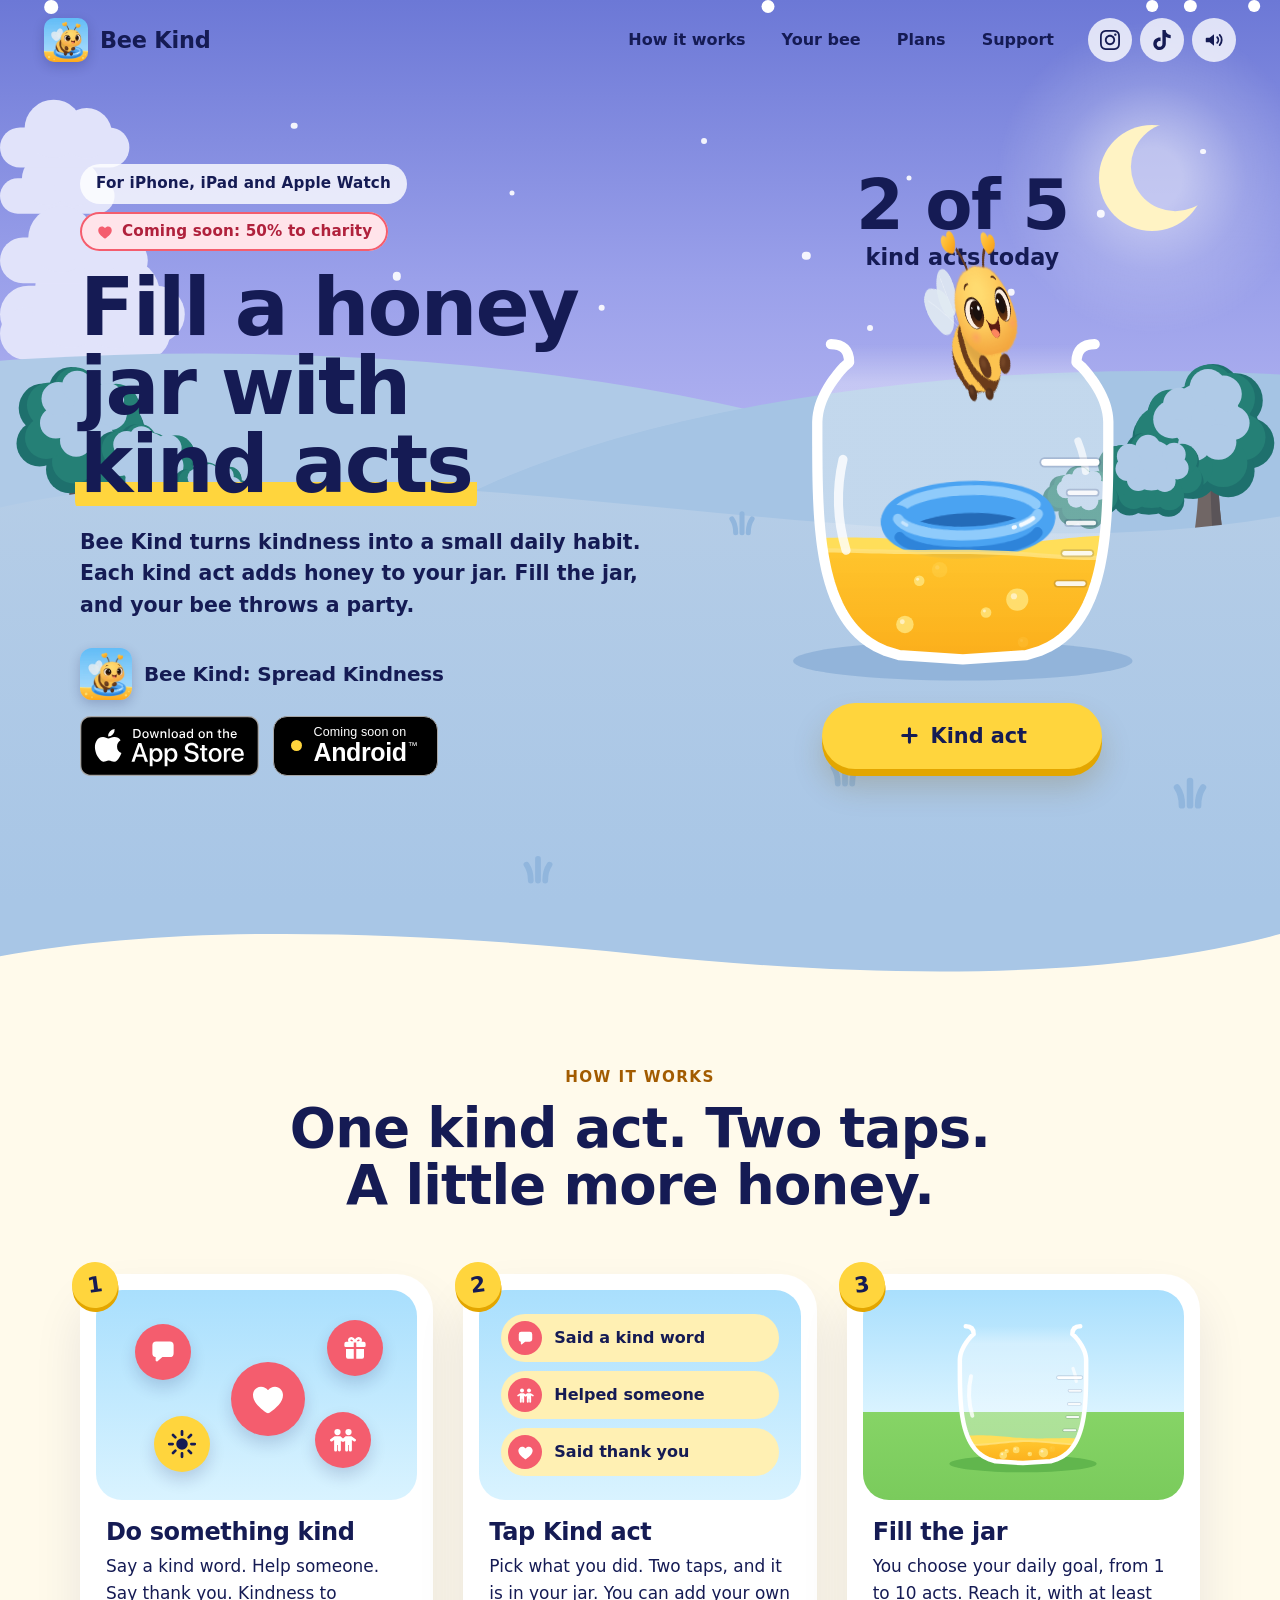
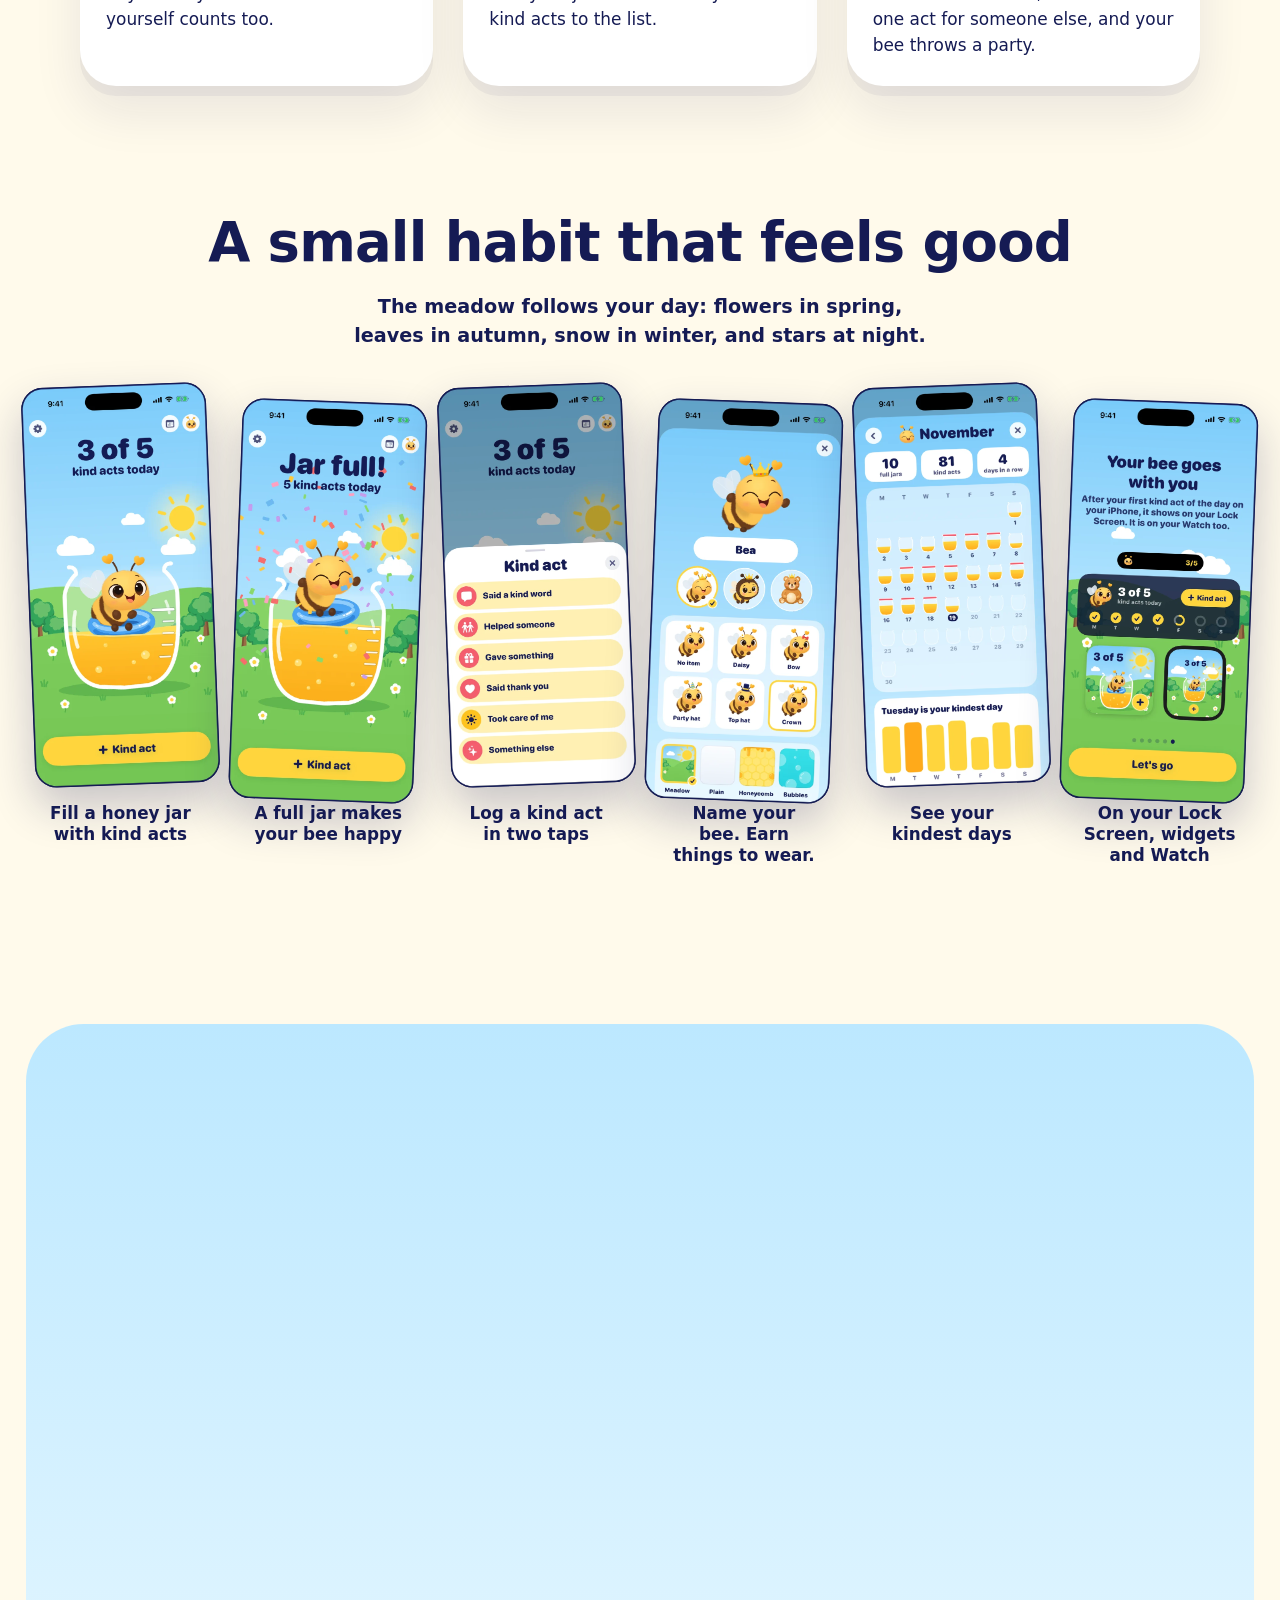
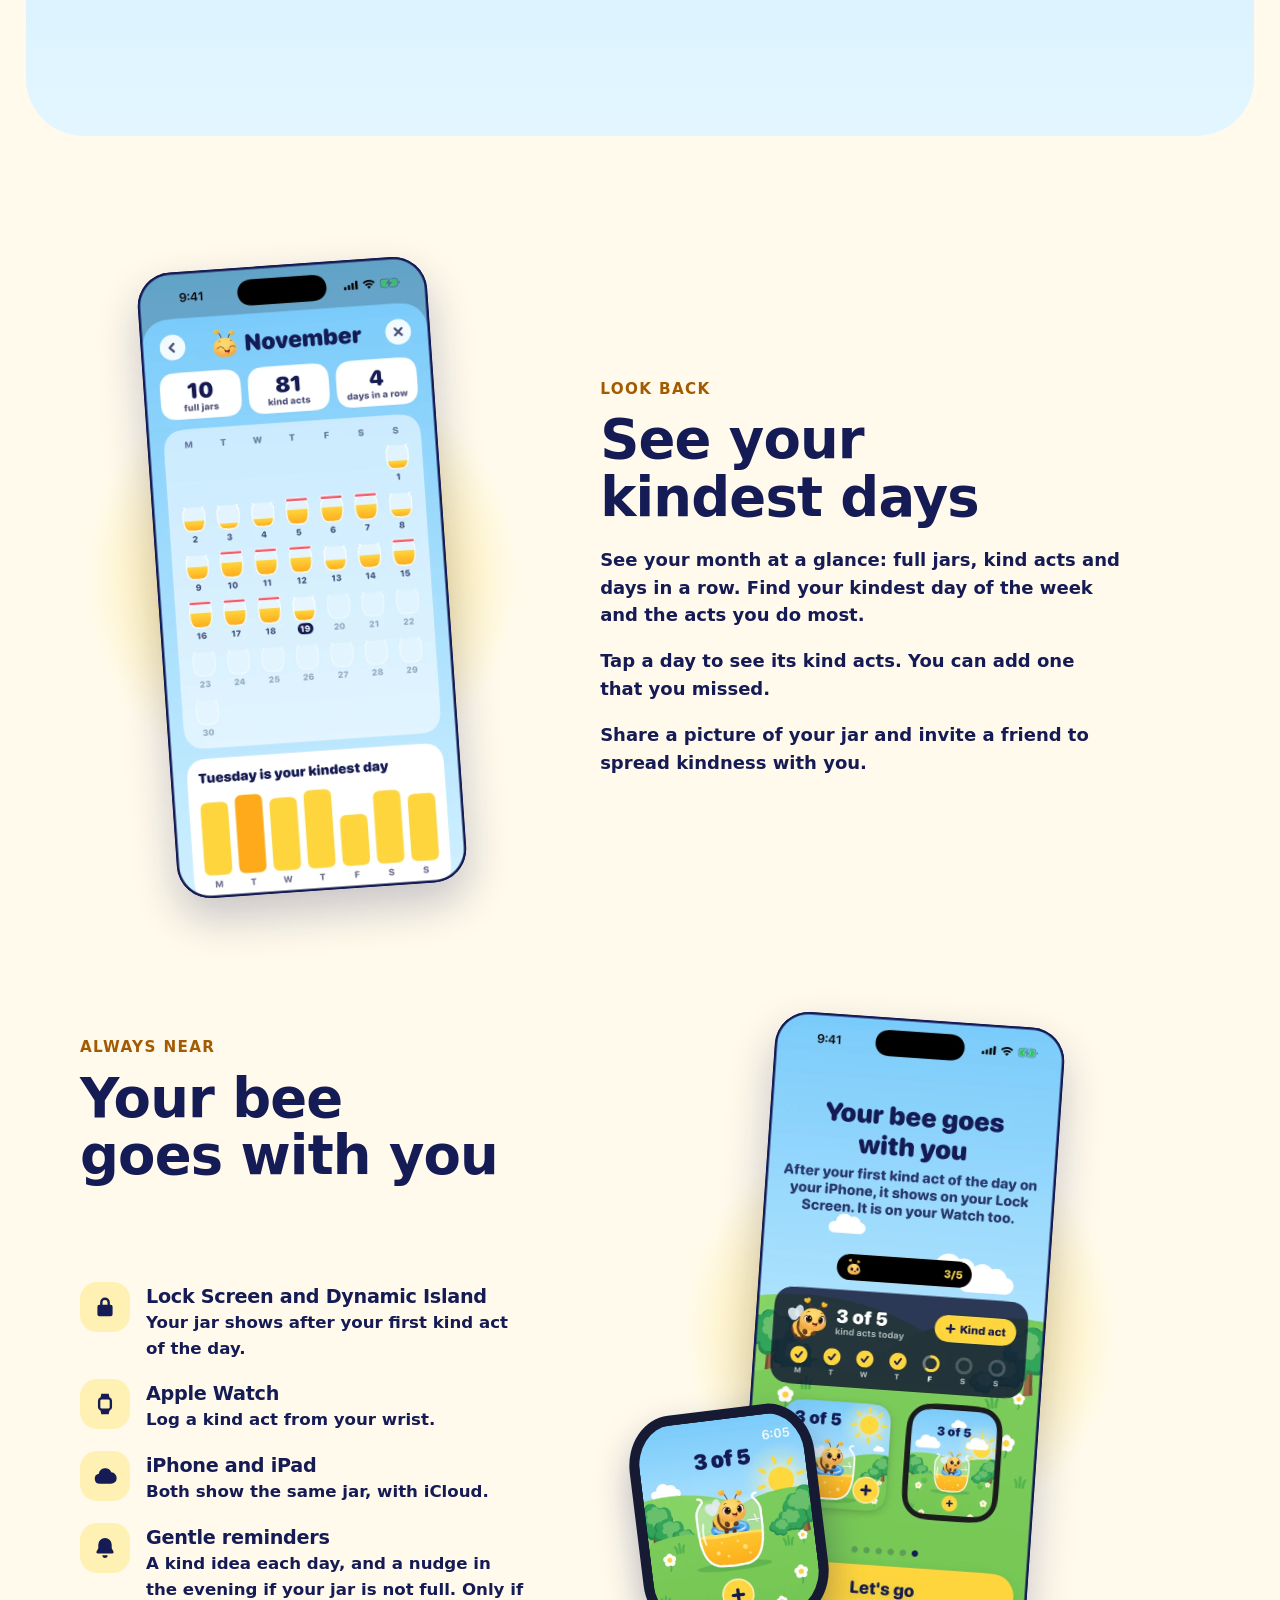
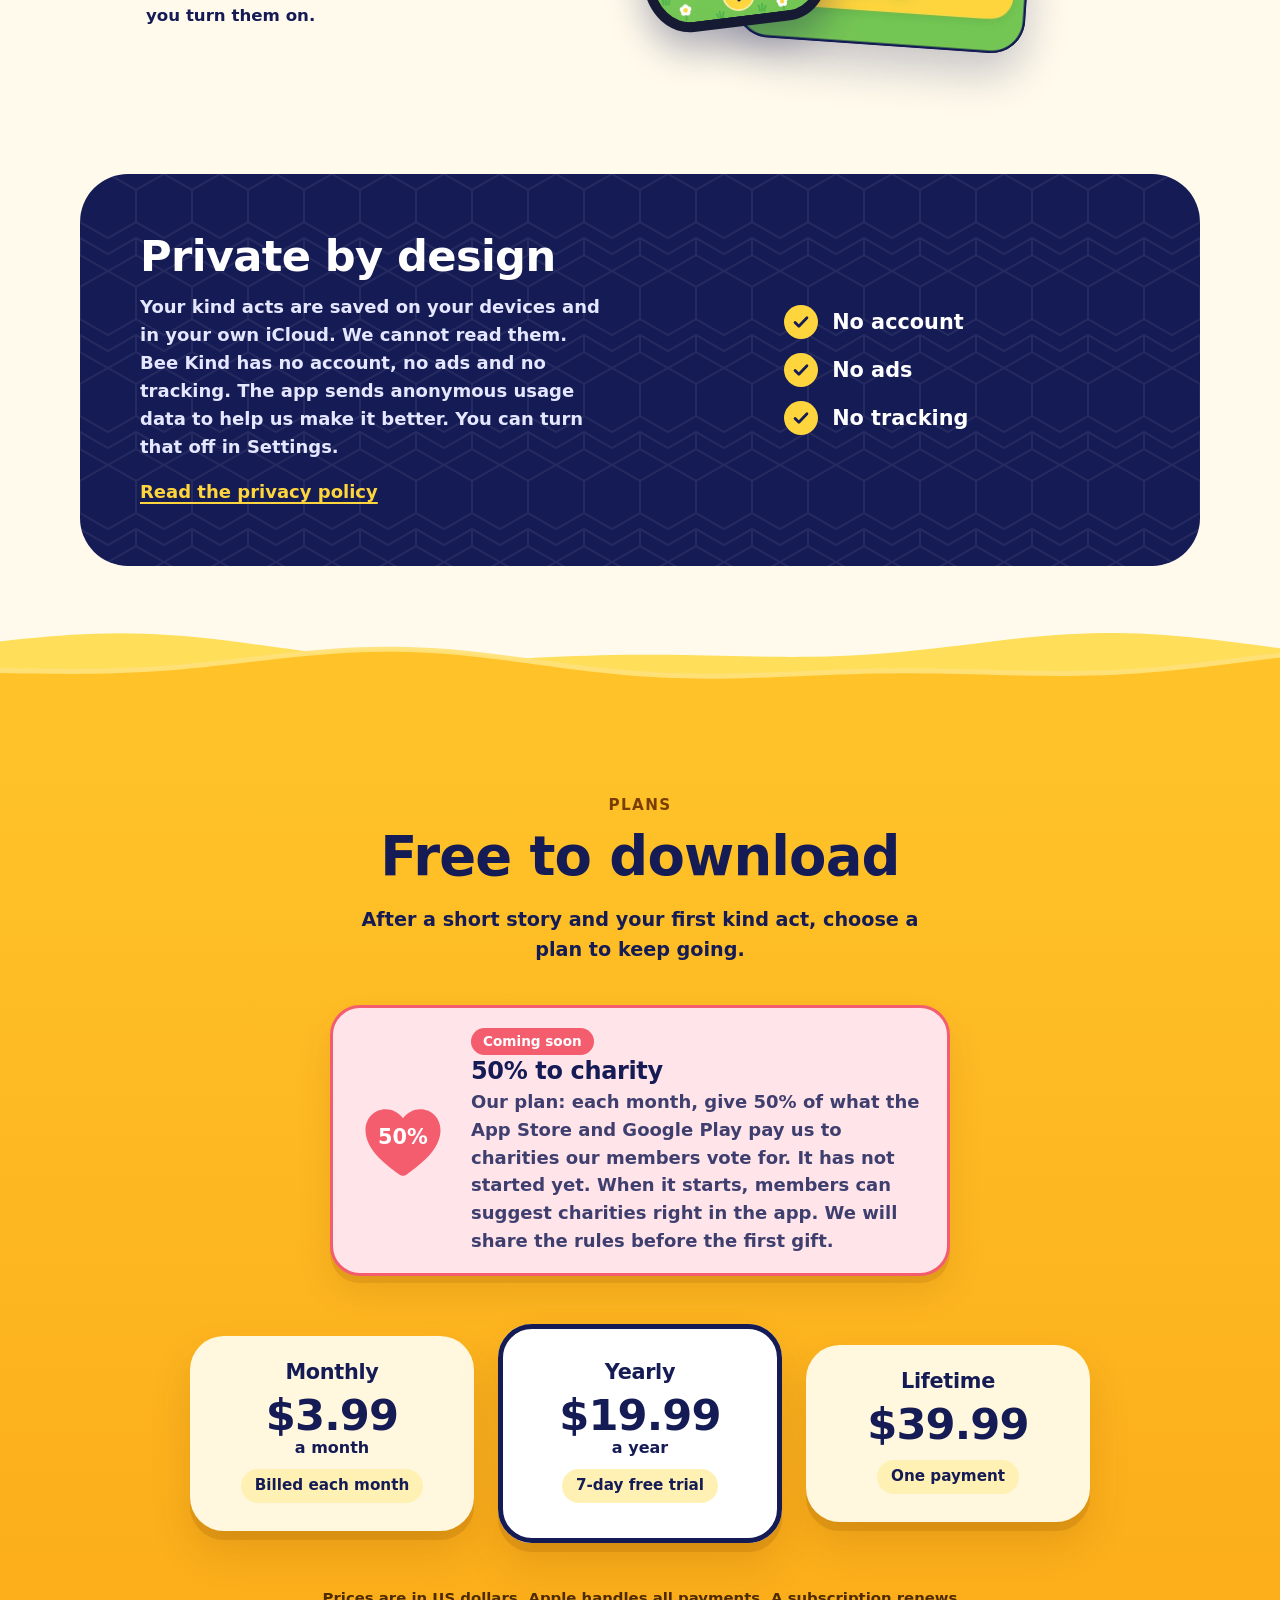
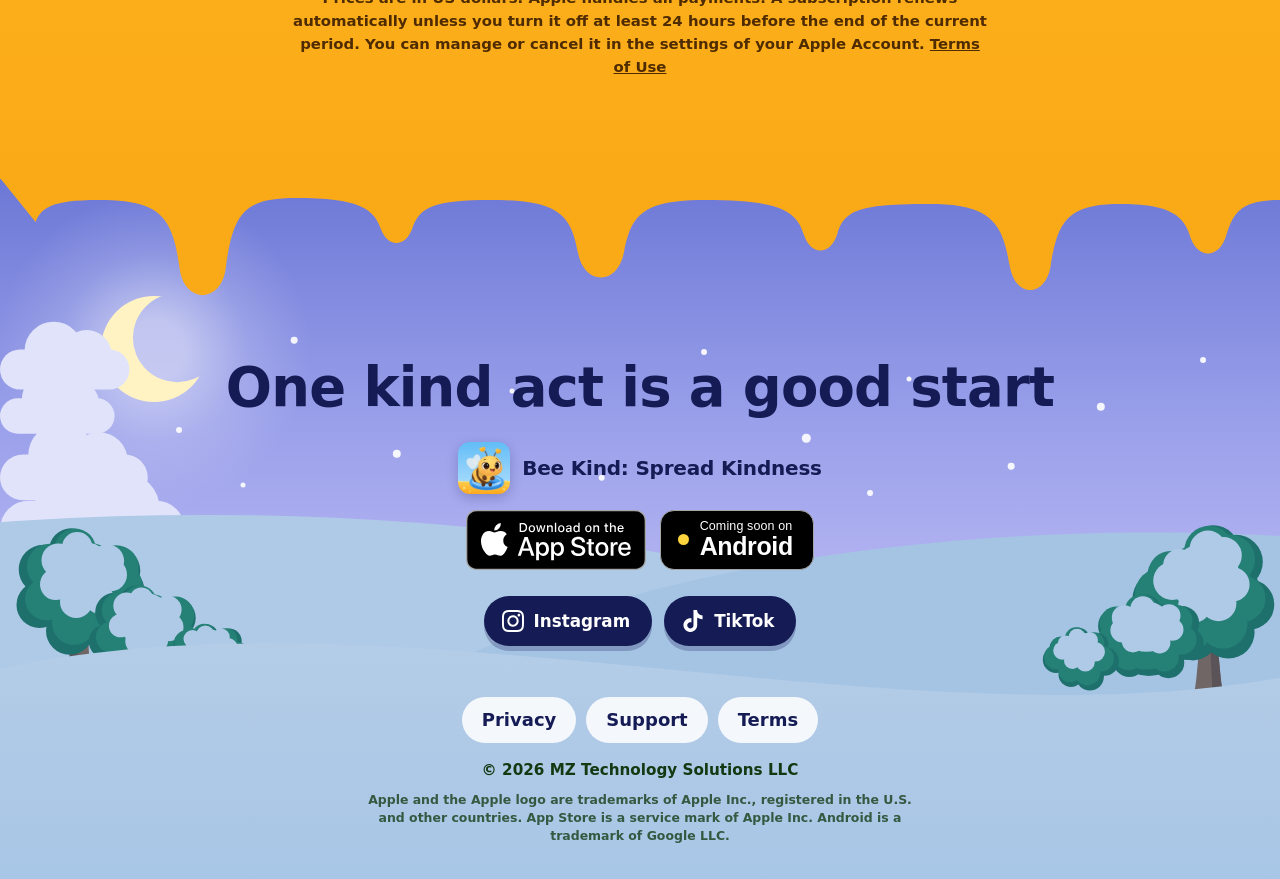
<file: index.html>
<!doctype html>
<html lang="en">
<head>
  <meta charset="utf-8">
  <meta name="viewport" content="width=device-width, initial-scale=1, viewport-fit=cover">
  <title>Bee Kind: Spread Kindness - Kindness Tracker App for iPhone</title>
  <meta name="description" content="Bee Kind turns kindness into a small daily habit. Each kind act adds honey to your jar. Fill the jar, and your bee throws a party. For iPhone, iPad and Apple Watch.">
  <link rel="canonical" href="https://beekind.io/">
  <meta name="theme-color" content="#7ACBFA">
  <meta property="og:type" content="website">
  <meta property="og:site_name" content="Bee Kind">
  <meta property="og:title" content="Bee Kind: Spread Kindness">
  <meta property="og:description" content="Fill a honey jar with kind acts. A small daily habit for iPhone, iPad and Apple Watch.">
  <meta property="og:url" content="https://beekind.io/">
  <meta property="og:image" content="https://beekind.io/assets/img/share.png">
  <meta name="twitter:card" content="summary_large_image">
  <link rel="icon" type="image/png" href="assets/img/favicon-64.png">
  <link rel="apple-touch-icon" href="assets/img/apple-touch-icon.png">
  <!-- store:banner -->
  <meta name="apple-itunes-app" content="app-id=6834811811">
  <link rel="stylesheet" href="assets/css/site.css">
  <script type="application/ld+json">
  {
    "@context": "https://schema.org",
    "@type": "WebSite",
    "name": "Bee Kind",
    "alternateName": ["Bee Kind: Spread Kindness", "beekind.io"],
    "url": "https://beekind.io/"
  }
  </script>
  <script>document.documentElement.className += ' js';</script>
  <script src="assets/js/look.js"></script>
</head>
<body class="home">

<svg class="sprite" aria-hidden="true" focusable="false">
  <symbol id="i-bubble" viewBox="0 0 24 24"><path d="M6.6 3.5h10.8A3.1 3.1 0 0 1 20.5 6.6v6.3a3.1 3.1 0 0 1-3.1 3.1h-5.9l-3.9 3.3c-.6.5-1.5.1-1.5-.7V16A3.1 3.1 0 0 1 3.5 12.9V6.6a3.1 3.1 0 0 1 3.1-3.1Z"/></symbol>
  <symbol id="i-people" viewBox="0 0 24 24"><circle cx="7.6" cy="5.6" r="2.5"/><circle cx="16.4" cy="5.6" r="2.5"/><path d="M1.9 11.3 5.3 9h4.6L12 10.7 14.1 9h4.6l3.4 2.3a1.1 1.1 0 0 1-1.2 1.8l-1.8-1.1V20a1.2 1.2 0 0 1-2.4 0v-4h-.6v4a1.2 1.2 0 0 1-2.4 0v-7.3L12 13.6l-1.7-.9V20a1.2 1.2 0 0 1-2.4 0v-4h-.6v4a1.2 1.2 0 0 1-2.4 0v-8l-1.8 1.1a1.1 1.1 0 0 1-1.2-1.8Z"/></symbol>
  <symbol id="i-gift" viewBox="0 0 24 24"><path d="M9 3.2c1.3 0 2.4.8 3 2 .6-1.2 1.7-2 3-2a2.6 2.6 0 0 1 2.3 3.8H19a1.5 1.5 0 0 1 1.5 1.5v1.7a1 1 0 0 1-1 1H13V7.6h-2v3.6H4.500a1 1 0 0 1-1-1V8.500A1.5 1.500 0 0 1 5 7h1.700A2.600 2.600 0 0 1 9 3.200Zm0 1.900a.700.700 0 0 0 0 1.400h1.600C10.300 5.700 9.700 5.100 9 5.100Zm6 0c-.700 0-1.300.600-1.600 1.400H15a.700.700 0 0 0 0-1.400ZM4.800 12.800H11v7.700H6.300a1.500 1.500 0 0 1-1.500-1.500Zm8.200 0h6.200V19a1.500 1.500 0 0 1-1.500 1.500H13Z"/></symbol>
  <symbol id="i-heart" viewBox="0 0 24 24"><path d="M12 20.6c-.3 0-.6-.1-.9-.3C7.300 17.500 3 14.100 3 9.600 3 6.800 5.100 4.600 7.800 4.600c1.700 0 3.200.8 4.200 2.200 1-1.400 2.500-2.200 4.200-2.200C18.900 4.600 21 6.800 21 9.600c0 4.500-4.300 7.900-8.100 10.700-.3.200-.6.3-.9.3Z"/></symbol>
  <symbol id="i-sun" viewBox="0 0 24 24"><circle cx="12" cy="12" r="4.600"/><path d="M12 1.800v2.700M12 19.500v2.700M1.800 12h2.700M19.500 12h2.700M4.800 4.800l1.900 1.900M17.300 17.300l1.900 1.900M4.800 19.200l1.900-1.900M17.300 6.700l1.900-1.900" fill="none" stroke="currentColor" stroke-width="2.200" stroke-linecap="round"/></symbol>
  <symbol id="i-sparkles" viewBox="0 0 24 24"><path d="M9.500 3.600c.3 3.900 1.800 5.400 5.700 5.900-3.900.500-5.400 2-5.700 5.900-.3-3.900-1.800-5.400-5.700-5.900 3.900-.500 5.400-2 5.700-5.900ZM17.300 12.600c.2 2.500 1.100 3.400 3.600 3.700-2.500.300-3.400 1.200-3.600 3.700-.2-2.500-1.100-3.400-3.600-3.700 2.500-.300 3.400-1.200 3.600-3.700ZM17.600 3c.1 1.600.700 2.200 2.300 2.400-1.600.200-2.200.800-2.300 2.400-.1-1.600-.700-2.200-2.300-2.400 1.600-.200 2.200-.800 2.300-2.400Z"/></symbol>
  <symbol id="i-plus" viewBox="0 0 24 24"><path d="M12 5v14M5 12h14" fill="none" stroke="currentColor" stroke-width="3.200" stroke-linecap="round"/></symbol>
  <symbol id="i-close" viewBox="0 0 24 24"><path d="M6.500 6.500l11 11M17.500 6.500l-11 11" fill="none" stroke="currentColor" stroke-width="2.800" stroke-linecap="round"/></symbol>
  <symbol id="i-left" viewBox="0 0 24 24"><path d="M14.5 6l-6 6 6 6" fill="none" stroke="currentColor" stroke-width="3" stroke-linecap="round" stroke-linejoin="round"/></symbol>
  <symbol id="i-right" viewBox="0 0 24 24"><path d="M9.5 6l6 6-6 6" fill="none" stroke="currentColor" stroke-width="3" stroke-linecap="round" stroke-linejoin="round"/></symbol>
  <symbol id="i-again" viewBox="0 0 24 24"><path d="M5.200 12a6.800 6.800 0 1 0 2.200-5" fill="none" stroke="currentColor" stroke-width="2.600" stroke-linecap="round"/><path d="M4.200 3.800v4.600h4.600" fill="none" stroke="currentColor" stroke-width="2.600" stroke-linecap="round" stroke-linejoin="round"/></symbol>
  <symbol id="i-sound-on" viewBox="0 0 24 24"><path d="M4 9.500h3.200L12 5.600v12.800l-4.800-3.900H4a1 1 0 0 1-1-1v-3a1 1 0 0 1 1-1Z"/><path d="M15.500 9a4.300 4.300 0 0 1 0 6M18.200 6.500a8 8 0 0 1 0 11" fill="none" stroke="currentColor" stroke-width="2" stroke-linecap="round"/></symbol>
  <symbol id="i-sound-off" viewBox="0 0 24 24"><path d="M4 9.500h3.200L12 5.600v12.800l-4.800-3.900H4a1 1 0 0 1-1-1v-3a1 1 0 0 1 1-1Z"/><path d="M16 9.500l5 5M21 9.500l-5 5" fill="none" stroke="currentColor" stroke-width="2" stroke-linecap="round"/></symbol>
  <symbol id="i-check" viewBox="0 0 24 24"><path d="M5.500 12.500l4.200 4.200 8.800-9.400" fill="none" stroke="currentColor" stroke-width="3" stroke-linecap="round" stroke-linejoin="round"/></symbol>
  <symbol id="i-widget" viewBox="0 0 24 24"><rect x="3.500" y="3.500" width="7.500" height="7.500" rx="2.200"/><rect x="13" y="3.500" width="7.500" height="7.500" rx="2.200"/><rect x="3.500" y="13" width="17" height="7.500" rx="2.200"/></symbol>
  <symbol id="i-lock" viewBox="0 0 24 24"><path d="M7.500 10V7.800a4.500 4.500 0 0 1 9 0V10h.700A1.800 1.800 0 0 1 19 11.800v6.900a1.800 1.800 0 0 1-1.800 1.800H6.800A1.800 1.800 0 0 1 5 18.700v-6.900A1.800 1.800 0 0 1 6.800 10Zm2.200 0h4.600V7.800a2.300 2.300 0 0 0-4.600 0Z"/></symbol>
  <symbol id="i-watch" viewBox="0 0 24 24"><path d="M8.600 2.500h6.800l.700 3.300A3.500 3.500 0 0 1 18.500 9v6a3.500 3.500 0 0 1-2.400 3.200l-.700 3.300H8.600l-.700-3.300A3.500 3.500 0 0 1 5.500 15V9a3.500 3.500 0 0 1 2.400-3.200Zm.400 5.300A1.300 1.300 0 0 0 7.700 9.100v5.800A1.300 1.300 0 0 0 9 16.200h6a1.300 1.300 0 0 0 1.300-1.300V9.100A1.300 1.300 0 0 0 15 7.800Z"/></symbol>
  <symbol id="i-cloud" viewBox="0 0 24 24"><path d="M7.2 19.2a4.7 4.7 0 0 1-.9-9.3 6 6 0 0 1 11.500-1.300 5.300 5.300 0 0 1-.600 10.600Z"/></symbol>
  <symbol id="i-bell" viewBox="0 0 24 24"><path d="M12 2.800a6.200 6.200 0 0 1 6.200 6.200v3.300l1.600 2.900a1.200 1.200 0 0 1-1 1.800H5.200a1.200 1.200 0 0 1-1-1.800l1.600-2.900V9A6.200 6.200 0 0 1 12 2.800ZM9.600 18.800h4.800a2.400 2.400 0 0 1-4.800 0Z"/></symbol>
  <symbol id="i-instagram" viewBox="0 0 24 24"><path d="M12 0C8.74 0 8.333.015 7.053.072 5.775.132 4.905.333 4.14.63c-.789.306-1.459.717-2.126 1.384S.935 3.35.63 4.14C.333 4.905.131 5.775.072 7.053.012 8.333 0 8.74 0 12s.015 3.667.072 4.947c.06 1.277.261 2.148.558 2.913.306.788.717 1.459 1.384 2.126.667.666 1.336 1.079 2.126 1.384.766.296 1.636.499 2.913.558C8.333 23.988 8.74 24 12 24s3.667-.015 4.947-.072c1.277-.06 2.148-.262 2.913-.558.788-.306 1.459-.718 2.126-1.384.666-.667 1.079-1.335 1.384-2.126.296-.765.499-1.636.558-2.913.06-1.28.072-1.687.072-4.947s-.015-3.667-.072-4.947c-.06-1.277-.262-2.149-.558-2.913-.306-.789-.718-1.459-1.384-2.126C21.319 1.347 20.651.935 19.86.63c-.765-.297-1.636-.499-2.913-.558C15.667.012 15.26 0 12 0zm0 2.16c3.203 0 3.585.016 4.85.071 1.17.055 1.805.249 2.227.415.562.217.96.477 1.382.896.419.42.679.819.896 1.381.164.422.36 1.057.413 2.227.057 1.266.07 1.646.07 4.85s-.015 3.585-.074 4.85c-.061 1.17-.256 1.805-.421 2.227-.224.562-.479.96-.899 1.382-.419.419-.824.679-1.38.896-.42.164-1.065.36-2.235.413-1.274.057-1.649.07-4.859.07-3.211 0-3.586-.015-4.859-.074-1.171-.061-1.816-.256-2.236-.421-.569-.224-.96-.479-1.379-.899-.421-.419-.69-.824-.9-1.38-.165-.42-.359-1.065-.42-2.235-.045-1.26-.061-1.649-.061-4.844 0-3.196.016-3.586.061-4.861.061-1.17.255-1.814.42-2.234.21-.57.479-.96.9-1.381.419-.419.81-.689 1.379-.898.42-.166 1.051-.361 2.221-.421 1.275-.045 1.65-.06 4.859-.06l.045.03zm0 3.678c-3.405 0-6.162 2.76-6.162 6.162 0 3.405 2.76 6.162 6.162 6.162 3.405 0 6.162-2.76 6.162-6.162 0-3.405-2.76-6.162-6.162-6.162zM12 16c-2.21 0-4-1.79-4-4s1.79-4 4-4 4 1.79 4 4-1.79 4-4 4zm7.846-10.405c0 .795-.646 1.44-1.44 1.44-.795 0-1.44-.646-1.44-1.44 0-.794.646-1.439 1.44-1.439.793-.001 1.44.645 1.44 1.439z"/></symbol>
  <symbol id="i-tiktok" viewBox="0 0 24 24"><path d="M12.525.02c1.31-.02 2.61-.01 3.91-.02.08 1.53.63 3.09 1.75 4.17 1.12 1.11 2.7 1.62 4.24 1.79v4.03c-1.44-.05-2.89-.35-4.2-.97-.57-.26-1.1-.59-1.62-.93-.01 2.92.01 5.84-.02 8.75-.08 1.4-.54 2.79-1.35 3.94-1.31 1.92-3.58 3.17-5.91 3.21-1.43.08-2.86-.31-4.08-1.03-2.02-1.19-3.44-3.37-3.65-5.71-.02-.5-.03-1-.01-1.49.18-1.9 1.12-3.72 2.58-4.96 1.66-1.44 3.98-2.13 6.15-1.72.02 1.48-.04 2.96-.04 4.44-.99-.32-2.15-.23-3.02.37-.63.41-1.11 1.04-1.36 1.75-.21.51-.15 1.07-.14 1.61.24 1.64 1.82 3.02 3.5 2.87 1.12-.01 2.19-.66 2.77-1.61.19-.33.4-.67.41-1.06.1-1.79.06-3.57.07-5.36.01-4.03-.01-8.05.02-12.07z"/></symbol>
</svg>

<a class="skip" href="#main">Skip to the content</a>

<header class="top">
  <a class="brand" href="./" aria-label="Bee Kind, home">
    <img src="assets/img/app-icon.webp" width="44" height="44" alt="">
    <span>Bee Kind</span>
  </a>
  <nav class="top__nav" aria-label="Main">
    <a href="#how">How it works</a>
    <a href="#bee">Your bee</a>
    <a href="#plans">Plans</a>
    <a href="support">Support</a>
  </nav>
  <div class="top__tools">
    <a class="round-btn social-btn" href="https://www.instagram.com/beekindapp/" target="_blank" rel="me noopener" aria-label="Bee Kind on Instagram"><svg class="icon" aria-hidden="true"><use href="#i-instagram"/></svg></a>
    <a class="round-btn social-btn" href="https://www.tiktok.com/@beekindapp" target="_blank" rel="me noopener" aria-label="Bee Kind on TikTok"><svg class="icon" aria-hidden="true"><use href="#i-tiktok"/></svg></a>
    <button class="round-btn" id="soundToggle" type="button" aria-pressed="true" aria-label="Sound">
      <svg class="icon icon--on" aria-hidden="true"><use href="#i-sound-on"/></svg>
      <svg class="icon icon--off" aria-hidden="true"><use href="#i-sound-off"/></svg>
    </button>
  </div>
</header>

<main id="main">

  <!-- ===== Hero: the meadow, the jar and the bee ===== -->
  <section class="hero" id="top" aria-labelledby="hero-title">
    <div class="scene" data-scene="hero" aria-hidden="true"></div>

    <div class="hero__inner wrap">
      <div class="hero__copy">
        <div class="pills rise" style="--i:0">
          <p class="pill">For iPhone, iPad and Apple Watch</p>
          <a class="pill pill--give" href="#giving"><svg class="icon" aria-hidden="true"><use href="#i-heart"/></svg>Coming soon: 50% to charity</a>
        </div>
        <h1 id="hero-title" class="rise" style="--i:1">Fill a honey jar with <span class="hl">kind&nbsp;acts</span></h1>
        <p class="lede rise" style="--i:2">Bee Kind turns kindness into a small daily habit. Each kind act adds honey to your jar. Fill the jar, and your bee throws a party.</p>
        <div class="store rise" style="--i:3">
          <p class="appname"><img src="assets/img/app-icon.webp" width="52" height="52" alt=""><span>Bee Kind: Spread Kindness</span></p>
          <div class="store__row">
          <!-- store:start -->
          <p><a class="badge" href="https://apps.apple.com/app/apple-store/id6834811811?pt=129274139&amp;ct=website&amp;mt=8"><img src="assets/img/app-store-badge.svg" width="180" height="60" alt="Download on the App Store"></a></p>
          <!-- store:end -->
          <!-- play:start -->
          <p class="soon-badge"><span class="soon__dot" aria-hidden="true"></span><span class="soon-badge__words"><span class="soon-badge__small">Coming soon on</span><span class="soon-badge__big">Android<sup>&trade;</sup></span></span></p>
          <!-- play:end -->
          </div>
        </div>
      </div>

      <div class="hero__demo" id="demo">
        <div class="count" aria-live="polite">
          <p class="count__big" id="countBig">2 of 5</p>
          <p class="count__small" id="countSmall">kind acts today</p>
        </div>
        <div class="tags">
          <span class="tag tag--wait" id="tagWait" hidden><svg class="icon tag__icon tag__icon--others" aria-hidden="true"><use href="#i-heart"/></svg><span>1 more for others</span></span>
        </div>
        <div class="jar-stage" id="jarStage">
          <noscript><img class="jar-stage__still" src="assets/img/phone-1.webp" width="600" height="1297" alt="The Bee Kind home screen: a bee in a honey jar, 3 of 5 kind acts today"></noscript>
        </div>
        <div class="demo__actions">
          <button class="btn btn--gold btn--big" id="addAct" type="button">
            <svg class="icon" aria-hidden="true"><use href="#i-plus"/></svg>Kind act
          </button>
          <button class="round-btn round-btn--white" id="startAgain" type="button" aria-label="Start again" hidden>
            <svg class="icon" aria-hidden="true"><use href="#i-again"/></svg>
          </button>
        </div>
      </div>
    </div>
  </section>

  <!-- ===== How it works ===== -->
  <section class="band band--cream how" id="how" aria-labelledby="how-title">
    <svg class="edge edge--grass" viewBox="0 0 1440 90" preserveAspectRatio="none" aria-hidden="true"><path d="M0 0h1440v38c-180 46-420 52-720 22S180 30 0 62Z"/></svg>
    <div class="wrap">
      <p class="eyebrow reveal">How it works</p>
      <h2 id="how-title" class="reveal"><span class="nb">One kind act.</span> <span class="nb">Two taps.</span><br>A little more honey.</h2>

      <ol class="steps">
        <li class="step reveal" style="--i:0">
          <div class="step__art step__art--kind" aria-hidden="true">
            <span class="float-tag float-tag--1"><svg class="icon"><use href="#i-bubble"/></svg></span>
            <span class="float-tag float-tag--2"><svg class="icon"><use href="#i-heart"/></svg></span>
            <span class="float-tag float-tag--3"><svg class="icon"><use href="#i-gift"/></svg></span>
            <span class="float-tag float-tag--4 float-tag--me"><svg class="icon"><use href="#i-sun"/></svg></span>
            <span class="float-tag float-tag--5"><svg class="icon"><use href="#i-people"/></svg></span>
          </div>
          <p class="step__num" aria-hidden="true">1</p>
          <h3>Do something kind</h3>
          <p>Say a kind word. Help someone. Say thank you. Kindness to yourself counts too.</p>
        </li>
        <li class="step reveal" style="--i:1">
          <div class="step__art step__art--tap" aria-hidden="true">
            <div class="mini-row"><span class="act__tag"><svg class="icon"><use href="#i-bubble"/></svg></span>Said a kind word</div>
            <div class="mini-row mini-row--press"><span class="act__tag"><svg class="icon"><use href="#i-people"/></svg></span>Helped someone</div>
            <div class="mini-row"><span class="act__tag"><svg class="icon"><use href="#i-heart"/></svg></span>Said thank you</div>
          </div>
          <p class="step__num" aria-hidden="true">2</p>
          <h3>Tap Kind act</h3>
          <p>Pick what you did. Two taps, and it is in your jar. You can add your own kind acts to the list.</p>
        </li>
        <li class="step reveal" style="--i:2">
          <div class="step__art step__art--jar" id="miniJar" aria-hidden="true"></div>
          <p class="step__num" aria-hidden="true">3</p>
          <h3>Fill the jar</h3>
          <p>You choose your daily goal, from 1 to 10 acts. Reach it, with at least one act for someone else, and your bee throws a party.</p>
        </li>
      </ol>
    </div>
  </section>

  <!-- ===== The screens ===== -->
  <section class="band band--cream screens" aria-labelledby="screens-title">
    <div class="wrap">
      <h2 id="screens-title" class="reveal">A small habit that feels good</h2>
      <p class="screens__lede reveal">The meadow follows your day: flowers in spring, leaves in autumn, snow in winter, and stars at night.</p>
    </div>
    <div class="strip-wrap" id="stripWrap">
    <button class="round-btn round-btn--white strip__arrow strip__arrow--prev" id="stripPrev" type="button" aria-label="The picture before" hidden><svg class="icon" aria-hidden="true"><use href="#i-left"/></svg></button>
    <button class="round-btn round-btn--white strip__arrow strip__arrow--next" id="stripNext" type="button" aria-label="The next picture" hidden><svg class="icon" aria-hidden="true"><use href="#i-right"/></svg></button>
    <div class="strip" id="strip" tabindex="0" role="group" aria-label="Pictures of the app">
      <figure class="shot reveal" style="--i:0"><div class="phone"><img src="assets/img/phone-1.webp" width="600" height="1297" loading="lazy" alt="Home screen: a bee floats in a honey jar. 3 of 5 kind acts today."></div><figcaption>Fill a honey jar with kind acts</figcaption></figure>
      <figure class="shot reveal" style="--i:1"><div class="phone"><img src="assets/img/phone-2.webp" width="600" height="1297" loading="lazy" alt="The jar is full. Confetti falls and the bee is happy."></div><figcaption>A full jar makes your bee happy</figcaption></figure>
      <figure class="shot reveal" style="--i:2"><div class="phone"><img src="assets/img/phone-3.webp" width="600" height="1297" loading="lazy" alt="The list of kind acts: said a kind word, helped someone, gave something, said thank you, took care of me, something else."></div><figcaption>Log a kind act in two taps</figcaption></figure>
      <figure class="shot reveal" style="--i:3"><div class="phone"><img src="assets/img/phone-4.webp" width="600" height="1297" loading="lazy" alt="Your bee, named Bea, with a crown. Other things to wear, a bear and four backgrounds show below."></div><figcaption>Name your bee. Earn things to wear.</figcaption></figure>
      <figure class="shot reveal" style="--i:4"><div class="phone"><img src="assets/img/phone-5.webp" width="600" height="1297" loading="lazy" alt="A month of jars: 10 full jars, 81 kind acts, 4 days in a row."></div><figcaption>See your kindest days</figcaption></figure>
      <figure class="shot reveal" style="--i:5"><div class="phone"><img src="assets/img/phone-6.webp" width="600" height="1297" loading="lazy" alt="The jar on the Lock Screen, in the Dynamic Island and in widgets."></div><figcaption>On your Lock Screen, widgets and Watch</figcaption></figure>
    </div>
    <div class="strip__dots" id="stripDots" hidden></div>
    </div>
  </section>

  <!-- ===== Your bee ===== -->
  <section class="band band--sky beeband" id="bee" aria-labelledby="bee-title">
    <div class="wrap beeband__grid">
      <div class="beeband__copy">
        <p class="eyebrow reveal">Your bee</p>
        <h2 id="bee-title" class="reveal">Name your bee.<br>Earn things to wear.</h2>
        <p class="reveal">Give your bee a name and pick its look. As your full jars add up, your bee earns a daisy, a bow, a party hat, a top hat and a crown.</p>
        <p class="reveal">Full jars also open new backgrounds and a new friend: a bear.</p>
        <p class="reveal">We add new things to earn over time.</p>
        <p class="reveal">Touch your bee and it giggles.</p>
      </div>
      <div class="looks reveal" id="looks" role="group" aria-label="Things for the bee to wear">
        <button class="look is-on" type="button" data-item="none" aria-pressed="true"><span class="look__bee"></span><span class="look__name">No item</span><span class="look__jars">At the start</span></button>
        <button class="look" type="button" data-item="flower" aria-pressed="false"><span class="look__bee"></span><span class="look__name">Daisy</span><span class="look__jars">1 full jar</span></button>
        <button class="look" type="button" data-item="bow" aria-pressed="false"><span class="look__bee"></span><span class="look__name">Bow</span><span class="look__jars">3 full jars</span></button>
        <button class="look" type="button" data-item="partyHat" aria-pressed="false"><span class="look__bee"></span><span class="look__name">Party hat</span><span class="look__jars">6 full jars</span></button>
        <button class="look" type="button" data-item="topHat" aria-pressed="false"><span class="look__bee"></span><span class="look__name">Top hat</span><span class="look__jars">10 full jars</span></button>
        <button class="look" type="button" data-item="crown" aria-pressed="false"><span class="look__bee"></span><span class="look__name">Crown</span><span class="look__jars">15 full jars</span></button>
      </div>
    </div>
  </section>

  <!-- ===== Look back, and always near ===== -->
  <section class="band band--cream near" aria-labelledby="back-title">
    <div class="wrap">
      <div class="duo">
        <div class="duo__art reveal">
          <div class="phone phone--tilt-l"><img src="assets/img/phone-5.webp" width="600" height="1297" loading="lazy" alt="A month of jars: 10 full jars, 81 kind acts, 4 days in a row. Tuesday is the kindest day."></div>
        </div>
        <div class="duo__copy">
          <p class="eyebrow reveal">Look back</p>
          <h2 id="back-title" class="reveal">See your kindest days</h2>
          <p class="reveal">See your month at a glance: full jars, kind acts and days in a row. Find your kindest day of the week and the acts you do most.</p>
          <p class="reveal">Tap a day to see its kind acts. You can add one that you missed.</p>
          <p class="reveal">Share a picture of your jar and invite a friend to spread kindness with you.</p>
        </div>
      </div>

      <div class="duo duo--flip">
        <div class="duo__art duo__art--devices reveal">
          <div class="phone phone--tilt-r"><img src="assets/img/phone-6.webp" width="600" height="1297" loading="lazy" alt="The jar on the Lock Screen, in the Dynamic Island and in two widgets."></div>
          <div class="watch"><img src="assets/img/watch-1.webp" width="416" height="496" loading="lazy" alt="The Apple Watch app: the bee in its jar, 3 of 5."></div>
        </div>
        <div class="duo__copy">
          <p class="eyebrow reveal">Always near</p>
          <h2 class="reveal">Your bee goes with you</h2>
          <ul class="facts">
            <li class="reveal"><span class="facts__icon"><svg class="icon" aria-hidden="true"><use href="#i-widget"/></svg></span><div><h3>Home Screen widgets</h3><p>A jar that fills, on your Home Screen.</p></div></li>
            <li class="reveal"><span class="facts__icon"><svg class="icon" aria-hidden="true"><use href="#i-lock"/></svg></span><div><h3>Lock Screen and Dynamic Island</h3><p>Your jar shows after your first kind act of the day.</p></div></li>
            <li class="reveal"><span class="facts__icon"><svg class="icon" aria-hidden="true"><use href="#i-watch"/></svg></span><div><h3>Apple Watch</h3><p>Log a kind act from your wrist.</p></div></li>
            <li class="reveal"><span class="facts__icon"><svg class="icon" aria-hidden="true"><use href="#i-cloud"/></svg></span><div><h3>iPhone and iPad</h3><p>Both show the same jar, with iCloud.</p></div></li>
            <li class="reveal"><span class="facts__icon"><svg class="icon" aria-hidden="true"><use href="#i-bell"/></svg></span><div><h3>Gentle reminders</h3><p>A kind idea each day, and a nudge in the evening if your jar is not full. Only if you turn them on.</p></div></li>
          </ul>
        </div>
      </div>

      <div class="private reveal" aria-labelledby="private-title">
        <div class="private__copy">
          <h2 id="private-title">Private by design</h2>
          <p>Your kind acts are saved on your devices and in your own iCloud. We cannot read them. Bee Kind has no account, no ads and no tracking. The app sends anonymous usage data to help us make it better. You can turn that off in Settings.</p>
          <a class="link" href="privacy">Read the privacy policy</a>
        </div>
        <ul class="private__list">
          <li><svg class="icon" aria-hidden="true"><use href="#i-check"/></svg>No account</li>
          <li><svg class="icon" aria-hidden="true"><use href="#i-check"/></svg>No ads</li>
          <li><svg class="icon" aria-hidden="true"><use href="#i-check"/></svg>No tracking</li>
        </ul>
      </div>
    </div>
  </section>

  <!-- ===== Plans, in the honey ===== -->
  <section class="band honey" id="plans" aria-labelledby="plans-title">
    <canvas class="honey__waves" id="honeyWaves" aria-hidden="true"></canvas>
    <div class="honey__bubbles" aria-hidden="true"><i></i><i></i><i></i><i></i><i></i><i></i><i></i></div>
    <div class="wrap">
      <p class="eyebrow reveal">Plans</p>
      <h2 id="plans-title" class="reveal">Free to download</h2>
      <p class="honey__lede reveal">After a short story and your first kind act, choose a plan to keep going.</p>
      <div class="pledge reveal" id="giving">
        <span class="pledge__heart" aria-hidden="true"><svg class="icon"><use href="#i-heart"/></svg><b>50%</b></span>
        <div class="pledge__copy">
          <p class="pledge__soon">Coming soon</p>
          <h3>50% to charity</h3>
          <p>Our plan: each month, give 50% of what the App&nbsp;Store and Google&nbsp;Play pay us to charities our members vote for. It has not started yet. When it starts, members can suggest charities right in the app. We will share the rules before the first gift.</p>
        </div>
      </div>
      <ul class="plans">
        <li class="plan reveal" style="--i:0">
          <h3>Monthly</h3>
          <p class="plan__price">$3.99 <span>a month</span></p>
          <p class="plan__note">Billed each month</p>
        </li>
        <li class="plan plan--main reveal" style="--i:1">
          <h3>Yearly</h3>
          <p class="plan__price">$19.99 <span>a year</span></p>
          <p class="plan__note">7-day free trial</p>
        </li>
        <li class="plan reveal" style="--i:2">
          <h3>Lifetime</h3>
          <p class="plan__price">$39.99</p>
          <p class="plan__note">One payment</p>
        </li>
      </ul>
      <p class="fine reveal">Prices are in US dollars. Apple handles all payments. A subscription renews automatically unless you turn it off at least 24 hours before the end of the current period. You can manage or cancel it in the settings of your Apple Account. <a href="terms">Terms of Use</a></p>
    </div>
    <svg class="edge edge--drip" viewBox="0 0 1440 120" preserveAspectRatio="none" aria-hidden="true"><path d="M0 0h1440v22c-40 0-52 10-60 34-8 26-34 26-42 0-8-22-30-30-78-30-60 0-70 18-78 62-6 32-40 32-46 0-8-44-22-62-90-62-80 0-96 6-104 30-8 22-30 22-38 0-8-24-30-34-110-34-70 0-84 14-92 52-7 34-45 34-52 0-8-38-22-52-98-52-66 0-80 8-88 28-8 20-28 20-36 0-8-20-26-30-96-30-58 0-70 16-78 70-5 36-47 36-52 0-8-54-24-68-92-68-52 0-64 8-70 22Z"/></svg>
  </section>

  <!-- ===== The last meadow ===== -->
  <section class="outro" aria-labelledby="outro-title">
    <div class="scene" data-scene="outro" aria-hidden="true"></div>
    <div class="wrap outro__inner">
      <h2 id="outro-title" class="reveal">One kind act is a good start</h2>
      <div class="store store--center reveal">
        <p class="appname"><img src="assets/img/app-icon.webp" width="52" height="52" alt=""><span>Bee Kind: Spread Kindness</span></p>
        <div class="store__row">
        <!-- store:start -->
        <p><a class="badge" href="https://apps.apple.com/app/apple-store/id6834811811?pt=129274139&amp;ct=website&amp;mt=8"><img src="assets/img/app-store-badge.svg" width="180" height="60" alt="Download on the App Store"></a></p>
        <!-- store:end -->
        <!-- play:start -->
        <p class="soon-badge"><span class="soon__dot" aria-hidden="true"></span><span class="soon-badge__words"><span class="soon-badge__small">Coming soon on</span><span class="soon-badge__big">Android</span></span></p>
        <!-- play:end -->
        </div>
      </div>
      <p class="follow reveal">
        <a class="follow__link" href="https://www.instagram.com/beekindapp/" target="_blank" rel="me noopener"><svg class="icon" aria-hidden="true"><use href="#i-instagram"/></svg>Instagram</a>
        <a class="follow__link" href="https://www.tiktok.com/@beekindapp" target="_blank" rel="me noopener"><svg class="icon" aria-hidden="true"><use href="#i-tiktok"/></svg>TikTok</a>
      </p>
      <span class="perch" id="outroPerch" aria-hidden="true"></span>
    </div>
    <footer class="foot">
      <nav class="foot__nav" aria-label="Footer">
        <a href="privacy">Privacy</a>
        <a href="support">Support</a>
        <a href="terms">Terms</a>
      </nav>
      <p class="foot__copy">&copy; 2026 MZ Technology Solutions LLC</p>
      <p class="foot__legal">Apple and the Apple logo are trademarks of Apple Inc., registered in the U.S. and other countries. App Store is a service mark of Apple Inc. Android is a trademark of Google LLC.</p>
    </footer>
  </section>
</main>

<!-- The list of kind acts -->
<dialog class="sheet" id="actSheet" aria-labelledby="sheet-title">
  <div class="sheet__head">
    <h2 id="sheet-title">Kind act</h2>
    <button class="round-btn round-btn--soft" type="button" id="sheetClose" aria-label="Close">
      <svg class="icon" aria-hidden="true"><use href="#i-close"/></svg>
    </button>
  </div>
  <ul class="acts">
    <li><button class="act" type="button" data-for="others"><span class="act__tag"><svg class="icon" aria-hidden="true"><use href="#i-bubble"/></svg></span>Said a kind word</button></li>
    <li><button class="act" type="button" data-for="others"><span class="act__tag"><svg class="icon" aria-hidden="true"><use href="#i-people"/></svg></span>Helped someone</button></li>
    <li><button class="act" type="button" data-for="others"><span class="act__tag"><svg class="icon" aria-hidden="true"><use href="#i-gift"/></svg></span>Gave something</button></li>
    <li><button class="act" type="button" data-for="others"><span class="act__tag"><svg class="icon" aria-hidden="true"><use href="#i-heart"/></svg></span>Said thank you</button></li>
    <li><button class="act" type="button" data-for="me"><span class="act__tag act__tag--me"><svg class="icon" aria-hidden="true"><use href="#i-sun"/></svg></span>Took care of me</button></li>
    <li><button class="act" type="button" data-for="others"><span class="act__tag"><svg class="icon" aria-hidden="true"><use href="#i-sparkles"/></svg></span>Something else</button></li>
  </ul>
</dialog>

<script src="assets/js/bee.js" defer></script>
<script src="assets/js/jar.js" defer></script>
<script src="assets/js/site.js" defer></script>
</body>
</html>
</file>
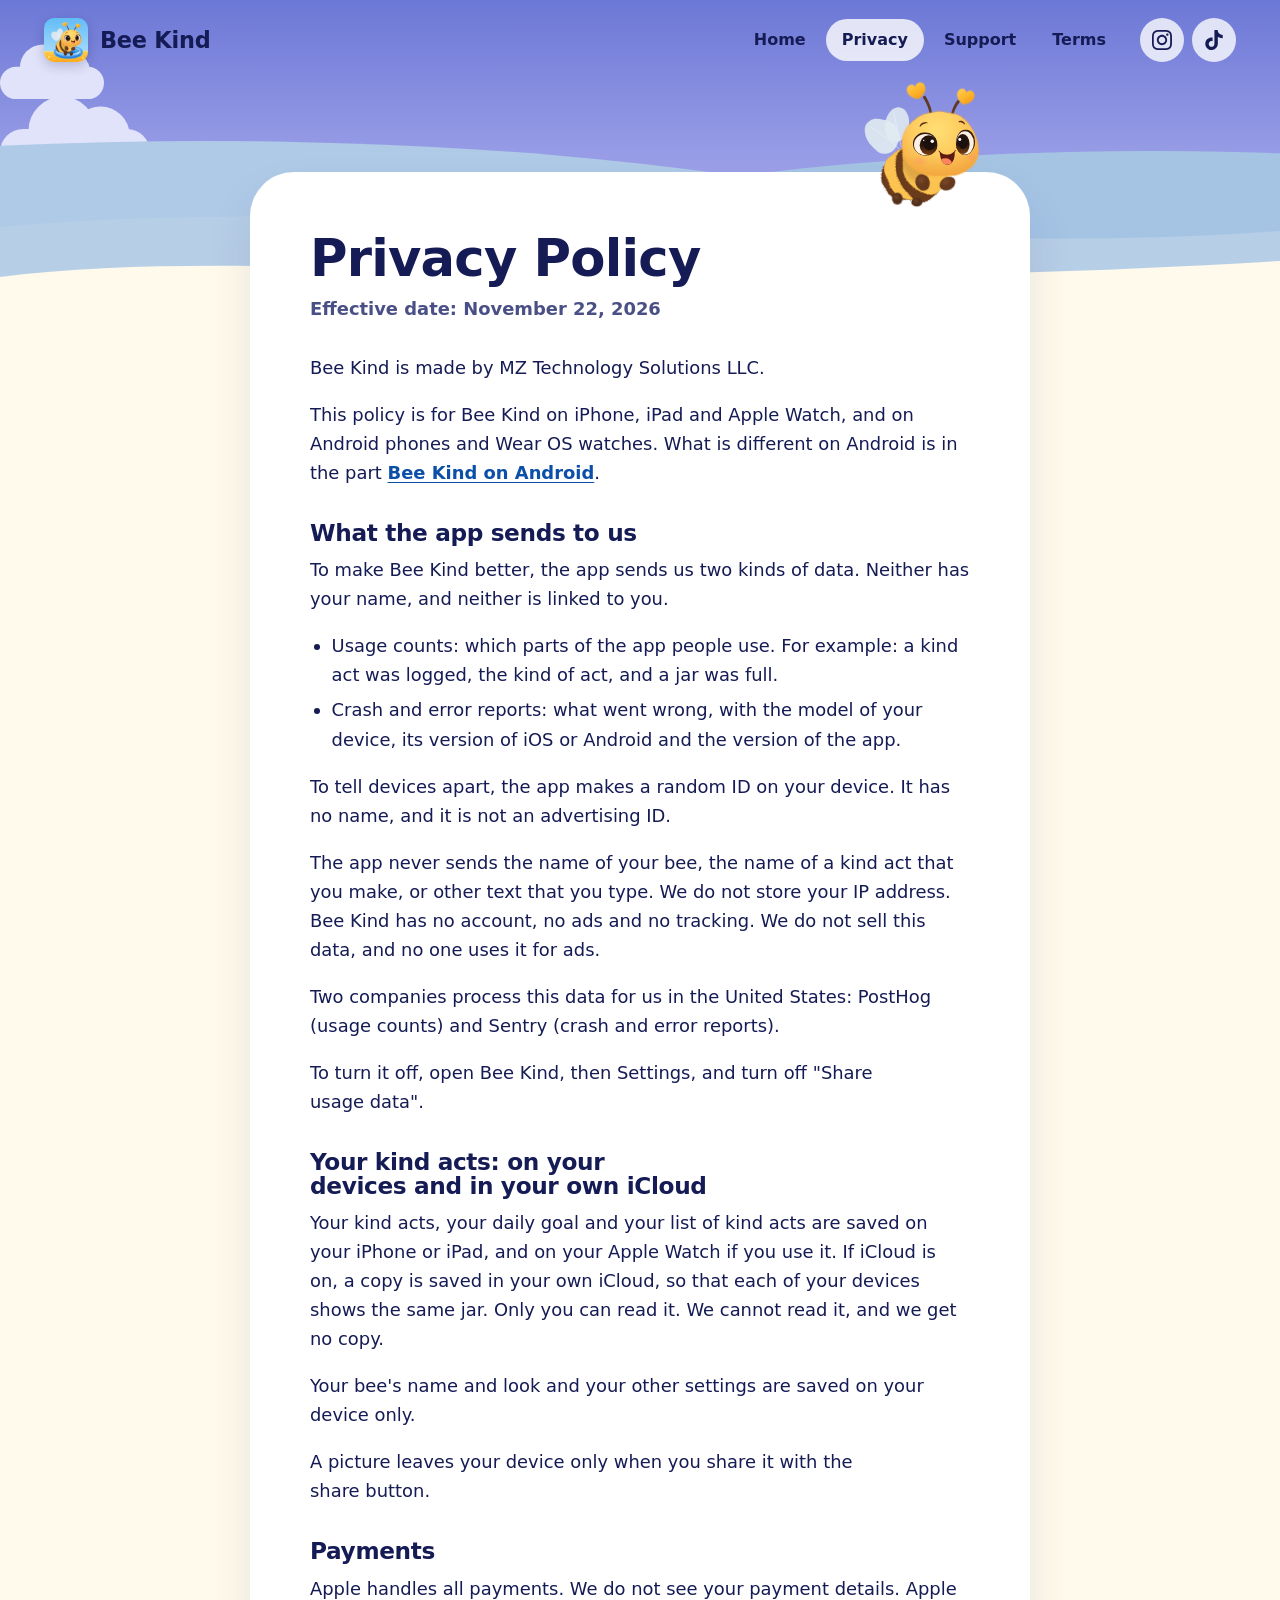
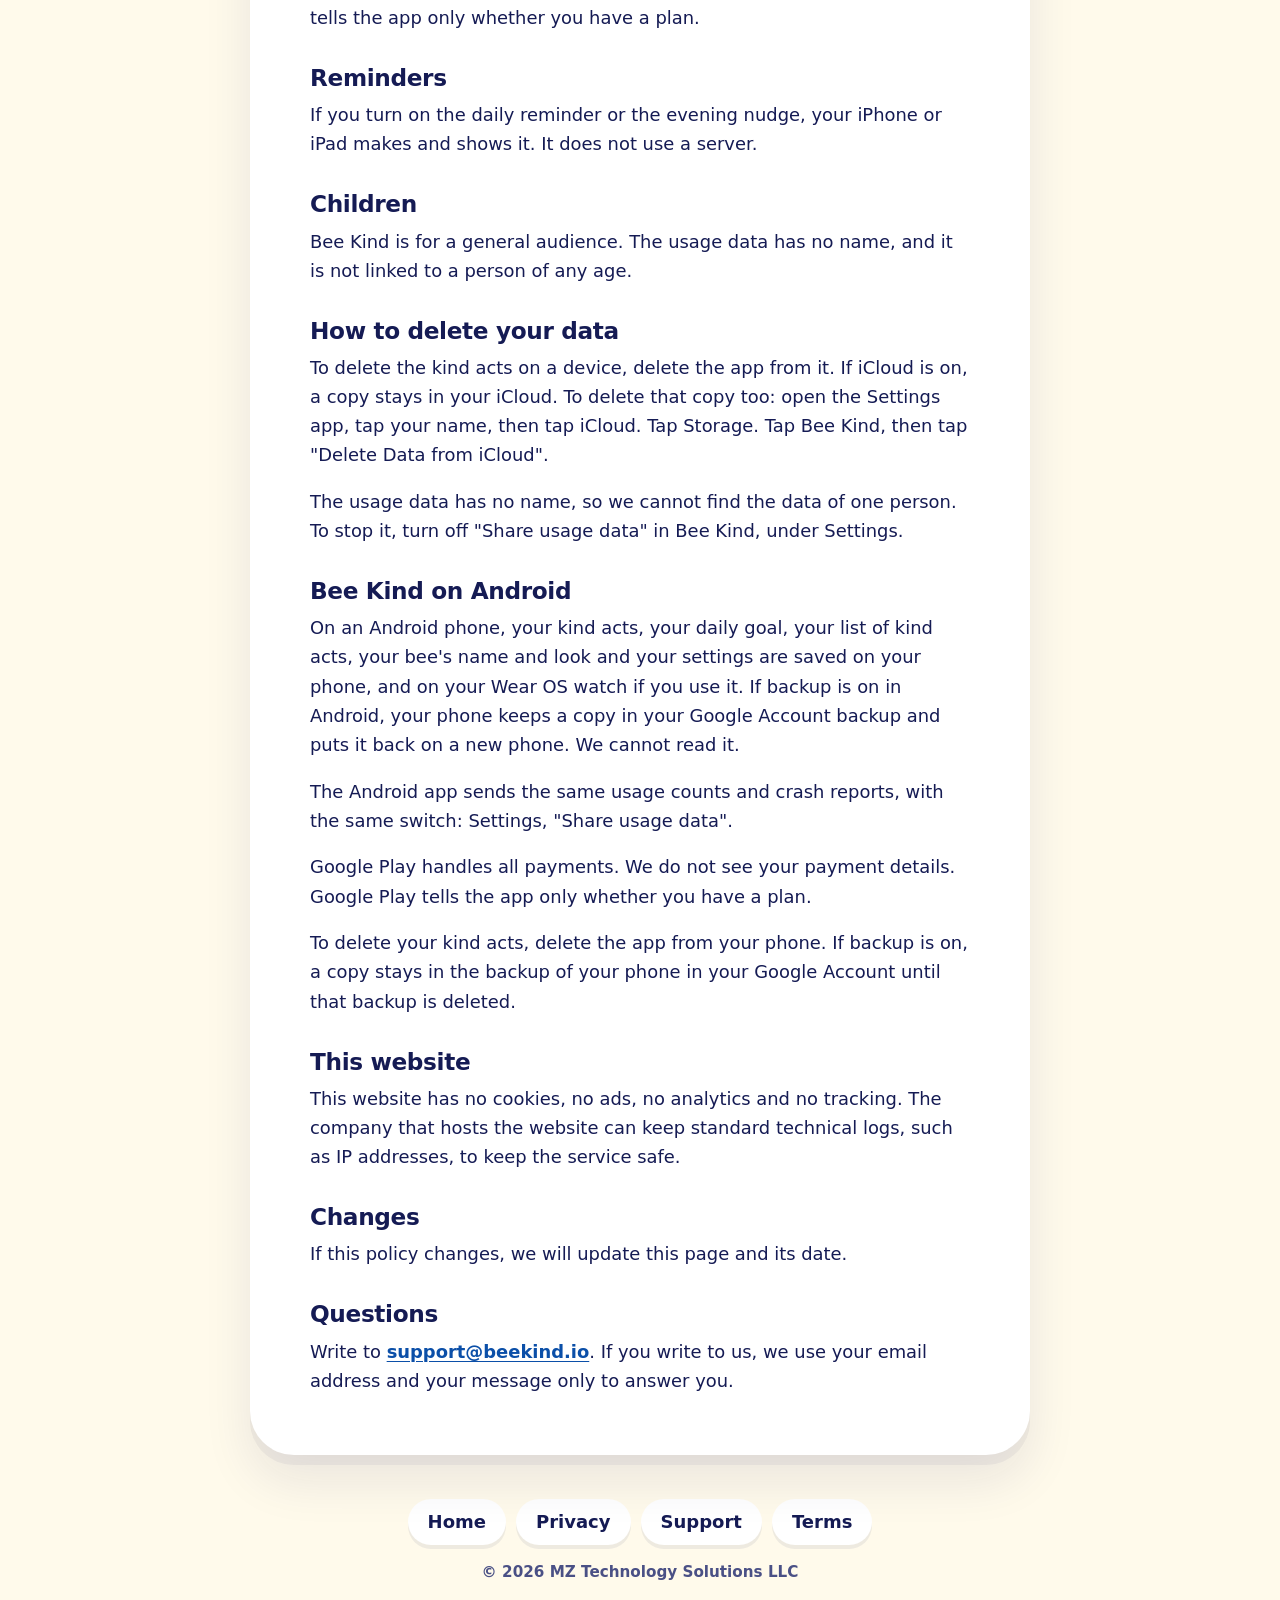
<file: privacy.html>
<!doctype html>
<html lang="en">
<head>
  <meta charset="utf-8">
  <meta name="viewport" content="width=device-width, initial-scale=1, viewport-fit=cover">
  <title>Privacy Policy - Bee Kind</title>
  <meta name="description" content="Bee Kind has no account, no ads and no tracking. Your kind acts are saved on your devices and in your own iCloud.">
  <link rel="canonical" href="https://beekind.io/privacy">
  <meta name="theme-color" content="#7ACBFA">
  <meta property="og:type" content="website">
  <meta property="og:site_name" content="Bee Kind">
  <meta property="og:title" content="Privacy Policy - Bee Kind">
  <meta property="og:description" content="Bee Kind has no account, no ads and no tracking. Your kind acts are saved on your devices and in your own iCloud.">
  <meta property="og:url" content="https://beekind.io/privacy">
  <meta property="og:image" content="https://beekind.io/assets/img/share.png">
  <link rel="icon" type="image/png" href="assets/img/favicon-64.png">
  <link rel="apple-touch-icon" href="assets/img/apple-touch-icon.png">
  <!-- store:banner -->
  <meta name="apple-itunes-app" content="app-id=6834811811">
  <link rel="stylesheet" href="assets/css/site.css">
  <script>document.documentElement.className += ' js';</script>
  <script src="assets/js/look.js"></script>
</head>
<body class="text-page">
<a class="skip" href="#main">Skip to the content</a>

<div class="page-top">
  <div class="cloud" style="--cw:150px;--cy:96px;--dur:150s;--delay:-40s;--rest:18vw" aria-hidden="true"><svg viewBox="-1 -0.56 2 1.07"><g class="fill-cloud" fill="#fff"><rect x="-1" y="-.12" width="2" height=".62" rx=".31"/><circle cx="-.17" cy="-.1" r=".45"/><circle cx=".34" cy="-.03" r=".39"/></g></svg></div>
  <div class="cloud" style="--cw:104px;--cy:44px;--dur:210s;--delay:-150s;--rest:70vw" aria-hidden="true"><svg viewBox="-1 -0.56 2 1.07"><g class="fill-cloud" fill="#fff"><rect x="-1" y="-.12" width="2" height=".62" rx=".31"/><circle cx="-.17" cy="-.1" r=".45"/><circle cx=".34" cy="-.03" r=".39"/></g></svg></div>
  <svg class="page-top__hill" viewBox="0 0 1440 170" preserveAspectRatio="none" aria-hidden="true">
    <ellipse cx="230" cy="200" rx="1037" ry="190" class="fill-hill-1" fill="#86D466"/>
    <ellipse cx="1296" cy="215" rx="950" ry="195" class="fill-hill-2" fill="#7ACB5C"/>
    <path d="M0 96C432 60 1008 130 1440 100V170H0Z" class="fill-ground" fill="#7DCC5B"/>
    <path d="M0 170V146C300 112 700 170 1440 130V170Z" fill="#FFFAEB"/>
  </svg>
  <header class="top">
    <a class="brand" href="./" aria-label="Bee Kind, home">
      <img src="assets/img/app-icon.webp" width="44" height="44" alt="">
      <span>Bee Kind</span>
    </a>
    <nav class="top__nav top__nav--pages" aria-label="Main">
      <a href="./">Home</a>
      <a href="privacy" aria-current="page">Privacy</a>
      <a href="support">Support</a>
      <a href="terms">Terms</a>
    </nav>
    <div class="top__tools">
      <a class="round-btn social-btn" href="https://www.instagram.com/beekindapp/" target="_blank" rel="me noopener" aria-label="Bee Kind on Instagram"><svg class="icon" viewBox="0 0 24 24" aria-hidden="true"><path d="M12 0C8.74 0 8.333.015 7.053.072 5.775.132 4.905.333 4.14.63c-.789.306-1.459.717-2.126 1.384S.935 3.35.63 4.14C.333 4.905.131 5.775.072 7.053.012 8.333 0 8.74 0 12s.015 3.667.072 4.947c.06 1.277.261 2.148.558 2.913.306.788.717 1.459 1.384 2.126.667.666 1.336 1.079 2.126 1.384.766.296 1.636.499 2.913.558C8.333 23.988 8.74 24 12 24s3.667-.015 4.947-.072c1.277-.06 2.148-.262 2.913-.558.788-.306 1.459-.718 2.126-1.384.666-.667 1.079-1.335 1.384-2.126.296-.765.499-1.636.558-2.913.06-1.28.072-1.687.072-4.947s-.015-3.667-.072-4.947c-.06-1.277-.262-2.149-.558-2.913-.306-.789-.718-1.459-1.384-2.126C21.319 1.347 20.651.935 19.86.63c-.765-.297-1.636-.499-2.913-.558C15.667.012 15.26 0 12 0zm0 2.16c3.203 0 3.585.016 4.85.071 1.17.055 1.805.249 2.227.415.562.217.96.477 1.382.896.419.42.679.819.896 1.381.164.422.36 1.057.413 2.227.057 1.266.07 1.646.07 4.85s-.015 3.585-.074 4.85c-.061 1.17-.256 1.805-.421 2.227-.224.562-.479.96-.899 1.382-.419.419-.824.679-1.38.896-.42.164-1.065.36-2.235.413-1.274.057-1.649.07-4.859.07-3.211 0-3.586-.015-4.859-.074-1.171-.061-1.816-.256-2.236-.421-.569-.224-.96-.479-1.379-.899-.421-.419-.69-.824-.9-1.38-.165-.42-.359-1.065-.42-2.235-.045-1.26-.061-1.649-.061-4.844 0-3.196.016-3.586.061-4.861.061-1.17.255-1.814.42-2.234.21-.57.479-.96.9-1.381.419-.419.81-.689 1.379-.898.42-.166 1.051-.361 2.221-.421 1.275-.045 1.65-.06 4.859-.06l.045.03zm0 3.678c-3.405 0-6.162 2.76-6.162 6.162 0 3.405 2.76 6.162 6.162 6.162 3.405 0 6.162-2.76 6.162-6.162 0-3.405-2.76-6.162-6.162-6.162zM12 16c-2.21 0-4-1.79-4-4s1.79-4 4-4 4 1.79 4 4-1.79 4-4 4zm7.846-10.405c0 .795-.646 1.44-1.44 1.44-.795 0-1.44-.646-1.44-1.44 0-.794.646-1.439 1.44-1.439.793-.001 1.44.645 1.44 1.439z"/></svg></a>
      <a class="round-btn social-btn" href="https://www.tiktok.com/@beekindapp" target="_blank" rel="me noopener" aria-label="Bee Kind on TikTok"><svg class="icon" viewBox="0 0 24 24" aria-hidden="true"><path d="M12.525.02c1.31-.02 2.61-.01 3.91-.02.08 1.53.63 3.09 1.75 4.17 1.12 1.11 2.7 1.62 4.24 1.79v4.03c-1.44-.05-2.89-.35-4.2-.97-.57-.26-1.1-.59-1.62-.93-.01 2.92.01 5.84-.02 8.75-.08 1.4-.54 2.79-1.35 3.94-1.31 1.92-3.58 3.17-5.91 3.21-1.43.08-2.86-.31-4.08-1.03-2.02-1.19-3.44-3.37-3.65-5.71-.02-.5-.03-1-.01-1.49.18-1.9 1.12-3.72 2.58-4.96 1.66-1.44 3.98-2.13 6.15-1.72.02 1.48-.04 2.96-.04 4.44-.99-.32-2.15-.23-3.02.37-.63.41-1.11 1.04-1.36 1.75-.21.51-.15 1.07-.14 1.61.24 1.64 1.82 3.02 3.5 2.87 1.12-.01 2.19-.66 2.77-1.61.19-.33.4-.67.41-1.06.1-1.79.06-3.57.07-5.36.01-4.03-.01-8.05.02-12.07z"/></svg></a>
    </div>
  </header>
</div>

<main id="main" class="doc">
  <div class="doc__bee" id="docBee" aria-hidden="true"></div>
  <h1>Privacy Policy</h1>
  <p class="doc__date">Effective date: November 22, 2026</p>

  <p>Bee Kind is made by MZ Technology Solutions LLC.</p>
  <p>This policy is for Bee Kind on iPhone, iPad and Apple Watch, and on Android phones and Wear OS watches. What is different on Android is in the part <a href="#android">Bee Kind on Android</a>.</p>

  <h2>What the app sends to us</h2>
  <p>To make Bee Kind better, the app sends us two kinds of data. Neither has your name, and neither is linked to you.</p>
  <ul>
    <li>Usage counts: which parts of the app people use. For example: a kind act was logged, the kind of act, and a jar was full.</li>
    <li>Crash and error reports: what went wrong, with the model of your device, its version of iOS or Android and the version of the app.</li>
  </ul>
  <p>To tell devices apart, the app makes a random ID on your device. It has no name, and it is not an advertising ID.</p>
  <p>The app never sends the name of your bee, the name of a kind act that you make, or other text that you type. We do not store your IP address. Bee Kind has no account, no ads and no tracking. We do not sell this data, and no one uses it for ads.</p>
  <p>Two companies process this data for us in the United States: PostHog (usage counts) and Sentry (crash and error reports).</p>
  <p>To turn it off, open Bee Kind, then Settings, and turn off "Share usage data".</p>

  <h2>Your kind acts: on your devices and in your own iCloud</h2>
  <p>Your kind acts, your daily goal and your list of kind acts are saved on your iPhone or iPad, and on your Apple Watch if you use it. If iCloud is on, a copy is saved in your own iCloud, so that each of your devices shows the same jar. Only you can read it. We cannot read it, and we get no copy.</p>
  <p>Your bee's name and look and your other settings are saved on your device only.</p>
  <p>A picture leaves your device only when you share it with the share button.</p>

  <h2>Payments</h2>
  <p>Apple handles all payments. We do not see your payment details. Apple tells the app only whether you have a plan.</p>

  <h2>Reminders</h2>
  <p>If you turn on the daily reminder or the evening nudge, your iPhone or iPad makes and shows it. It does not use a server.</p>

  <h2>Children</h2>
  <p>Bee Kind is for a general audience. The usage data has no name, and it is not linked to a person of any age.</p>

  <h2>How to delete your data</h2>
  <p>To delete the kind acts on a device, delete the app from it. If iCloud is on, a copy stays in your iCloud. To delete that copy too: open the Settings app, tap your name, then tap iCloud. Tap Storage. Tap Bee Kind, then tap "Delete Data from iCloud".</p>
  <p>The usage data has no name, so we cannot find the data of one person. To stop it, turn off "Share usage data" in Bee Kind, under Settings.</p>

  <h2 id="android">Bee Kind on Android</h2>
  <p>On an Android phone, your kind acts, your daily goal, your list of kind acts, your bee's name and look and your settings are saved on your phone, and on your Wear OS watch if you use it. If backup is on in Android, your phone keeps a copy in your Google Account backup and puts it back on a new phone. We cannot read it.</p>
  <p>The Android app sends the same usage counts and crash reports, with the same switch: Settings, "Share usage data".</p>
  <p>Google Play handles all payments. We do not see your payment details. Google Play tells the app only whether you have a plan.</p>
  <p>To delete your kind acts, delete the app from your phone. If backup is on, a copy stays in the backup of your phone in your Google Account until that backup is deleted.</p>

  <h2>This website</h2>
  <p>This website has no cookies, no ads, no analytics and no tracking. The company that hosts the website can keep standard technical logs, such as IP addresses, to keep the service safe.</p>

  <h2>Changes</h2>
  <p>If this policy changes, we will update this page and its date.</p>

  <h2>Questions</h2>
  <p>Write to <a href="mailto:support@beekind.io">support@beekind.io</a>. If you write to us, we use your email address and your message only to answer you.</p>

</main>

<footer class="page-foot">
  <nav class="foot__nav" aria-label="Footer">
    <a href="./">Home</a>
    <a href="privacy">Privacy</a>
    <a href="support">Support</a>
    <a href="terms">Terms</a>
  </nav>
  <p class="foot__copy">&copy; 2026 MZ Technology Solutions LLC</p>
</footer>

<script src="assets/js/bee.js" defer></script>
<script src="assets/js/page.js" defer></script>
</body>
</html>
</file>
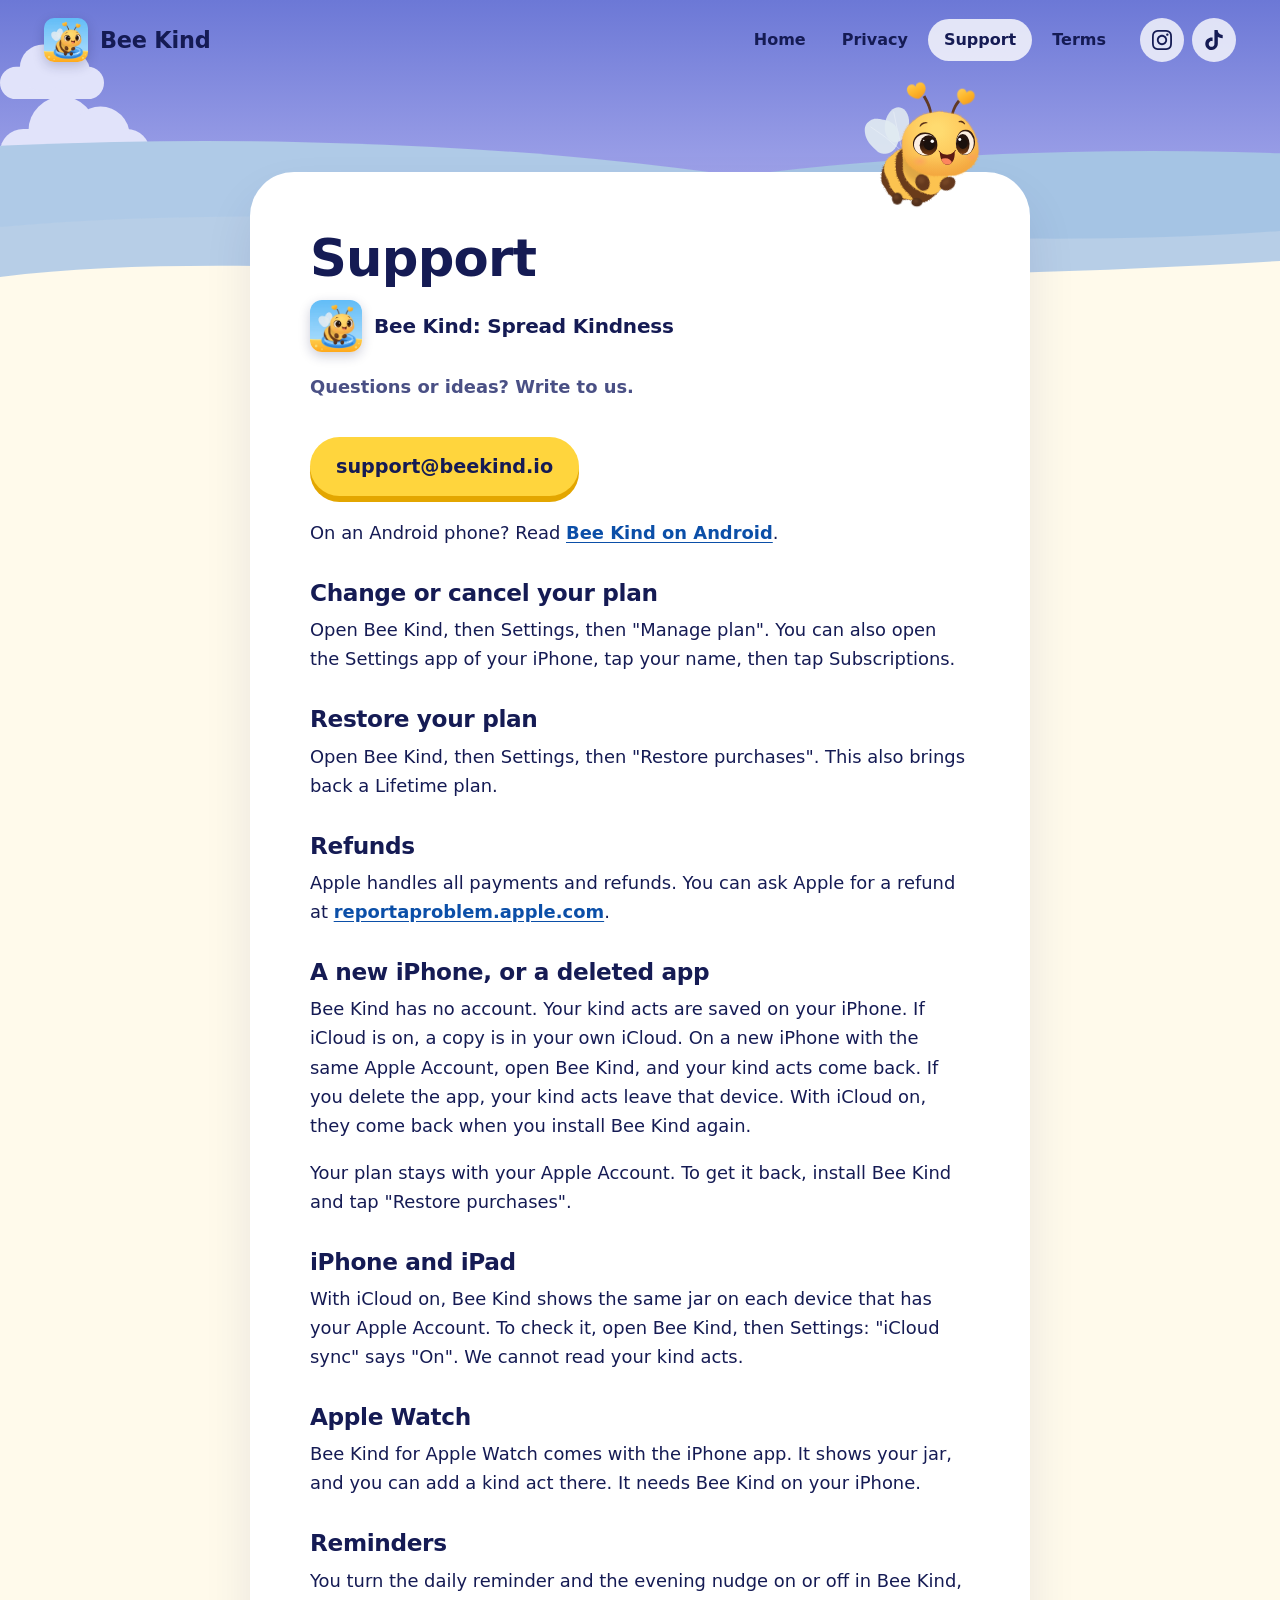
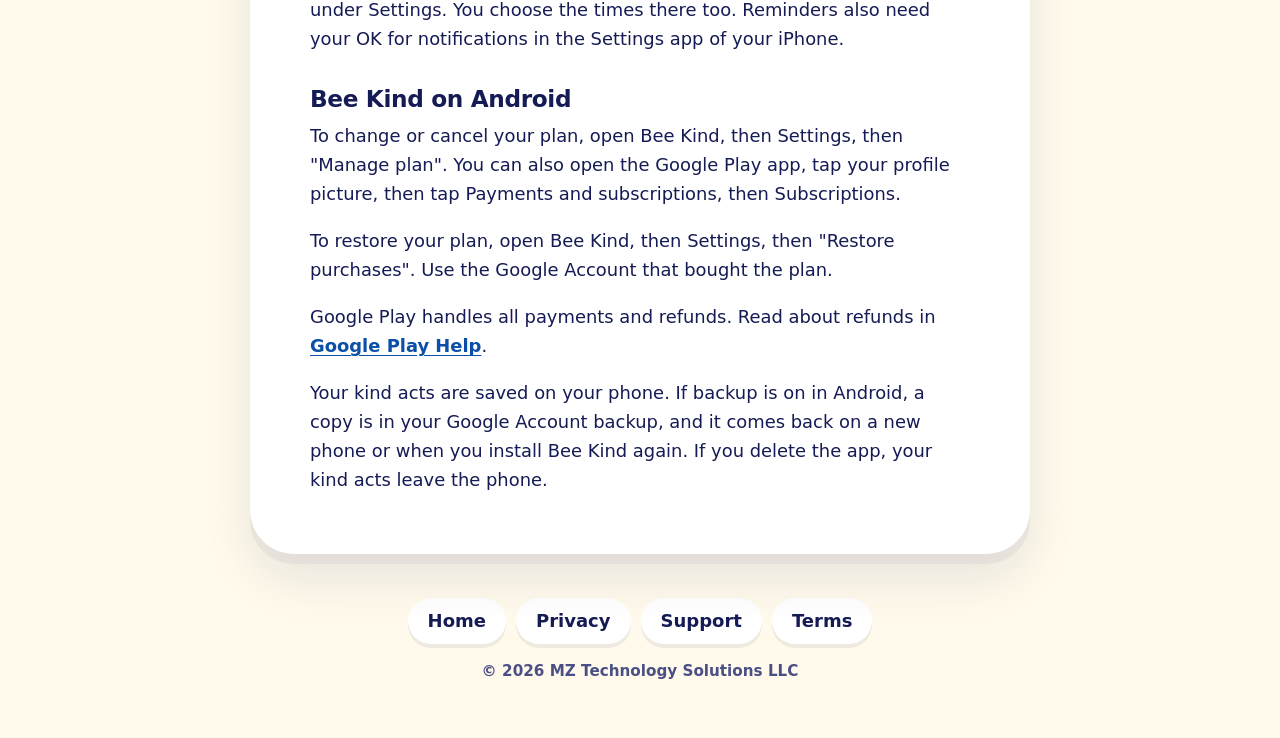
<file: support.html>
<!doctype html>
<html lang="en">
<head>
  <meta charset="utf-8">
  <meta name="viewport" content="width=device-width, initial-scale=1, viewport-fit=cover">
  <title>Support - Bee Kind: Spread Kindness</title>
  <meta name="description" content="Help for Bee Kind: Spread Kindness. Your plan, a new iPhone, Apple Watch and reminders. Or write to us.">
  <link rel="canonical" href="https://beekind.io/support">
  <meta name="theme-color" content="#7ACBFA">
  <meta property="og:type" content="website">
  <meta property="og:site_name" content="Bee Kind">
  <meta property="og:title" content="Support - Bee Kind: Spread Kindness">
  <meta property="og:description" content="Help for Bee Kind: Spread Kindness. Your plan, a new iPhone, Apple Watch and reminders. Or write to us.">
  <meta property="og:url" content="https://beekind.io/support">
  <meta property="og:image" content="https://beekind.io/assets/img/share.png">
  <link rel="icon" type="image/png" href="assets/img/favicon-64.png">
  <link rel="apple-touch-icon" href="assets/img/apple-touch-icon.png">
  <!-- store:banner -->
  <meta name="apple-itunes-app" content="app-id=6834811811">
  <link rel="stylesheet" href="assets/css/site.css">
  <script>document.documentElement.className += ' js';</script>
  <script src="assets/js/look.js"></script>
</head>
<body class="text-page">
<a class="skip" href="#main">Skip to the content</a>

<div class="page-top">
  <div class="cloud" style="--cw:150px;--cy:96px;--dur:150s;--delay:-40s;--rest:18vw" aria-hidden="true"><svg viewBox="-1 -0.56 2 1.07"><g class="fill-cloud" fill="#fff"><rect x="-1" y="-.12" width="2" height=".62" rx=".31"/><circle cx="-.17" cy="-.1" r=".45"/><circle cx=".34" cy="-.03" r=".39"/></g></svg></div>
  <div class="cloud" style="--cw:104px;--cy:44px;--dur:210s;--delay:-150s;--rest:70vw" aria-hidden="true"><svg viewBox="-1 -0.56 2 1.07"><g class="fill-cloud" fill="#fff"><rect x="-1" y="-.12" width="2" height=".62" rx=".31"/><circle cx="-.17" cy="-.1" r=".45"/><circle cx=".34" cy="-.03" r=".39"/></g></svg></div>
  <svg class="page-top__hill" viewBox="0 0 1440 170" preserveAspectRatio="none" aria-hidden="true">
    <ellipse cx="230" cy="200" rx="1037" ry="190" class="fill-hill-1" fill="#86D466"/>
    <ellipse cx="1296" cy="215" rx="950" ry="195" class="fill-hill-2" fill="#7ACB5C"/>
    <path d="M0 96C432 60 1008 130 1440 100V170H0Z" class="fill-ground" fill="#7DCC5B"/>
    <path d="M0 170V146C300 112 700 170 1440 130V170Z" fill="#FFFAEB"/>
  </svg>
  <header class="top">
    <a class="brand" href="./" aria-label="Bee Kind, home">
      <img src="assets/img/app-icon.webp" width="44" height="44" alt="">
      <span>Bee Kind</span>
    </a>
    <nav class="top__nav top__nav--pages" aria-label="Main">
      <a href="./">Home</a>
      <a href="privacy">Privacy</a>
      <a href="support" aria-current="page">Support</a>
      <a href="terms">Terms</a>
    </nav>
    <div class="top__tools">
      <a class="round-btn social-btn" href="https://www.instagram.com/beekindapp/" target="_blank" rel="me noopener" aria-label="Bee Kind on Instagram"><svg class="icon" viewBox="0 0 24 24" aria-hidden="true"><path d="M12 0C8.74 0 8.333.015 7.053.072 5.775.132 4.905.333 4.14.63c-.789.306-1.459.717-2.126 1.384S.935 3.35.63 4.14C.333 4.905.131 5.775.072 7.053.012 8.333 0 8.74 0 12s.015 3.667.072 4.947c.06 1.277.261 2.148.558 2.913.306.788.717 1.459 1.384 2.126.667.666 1.336 1.079 2.126 1.384.766.296 1.636.499 2.913.558C8.333 23.988 8.74 24 12 24s3.667-.015 4.947-.072c1.277-.06 2.148-.262 2.913-.558.788-.306 1.459-.718 2.126-1.384.666-.667 1.079-1.335 1.384-2.126.296-.765.499-1.636.558-2.913.06-1.28.072-1.687.072-4.947s-.015-3.667-.072-4.947c-.06-1.277-.262-2.149-.558-2.913-.306-.789-.718-1.459-1.384-2.126C21.319 1.347 20.651.935 19.86.63c-.765-.297-1.636-.499-2.913-.558C15.667.012 15.26 0 12 0zm0 2.16c3.203 0 3.585.016 4.85.071 1.17.055 1.805.249 2.227.415.562.217.96.477 1.382.896.419.42.679.819.896 1.381.164.422.36 1.057.413 2.227.057 1.266.07 1.646.07 4.85s-.015 3.585-.074 4.85c-.061 1.17-.256 1.805-.421 2.227-.224.562-.479.96-.899 1.382-.419.419-.824.679-1.38.896-.42.164-1.065.36-2.235.413-1.274.057-1.649.07-4.859.07-3.211 0-3.586-.015-4.859-.074-1.171-.061-1.816-.256-2.236-.421-.569-.224-.96-.479-1.379-.899-.421-.419-.69-.824-.9-1.38-.165-.42-.359-1.065-.42-2.235-.045-1.26-.061-1.649-.061-4.844 0-3.196.016-3.586.061-4.861.061-1.17.255-1.814.42-2.234.21-.57.479-.96.9-1.381.419-.419.81-.689 1.379-.898.42-.166 1.051-.361 2.221-.421 1.275-.045 1.65-.06 4.859-.06l.045.03zm0 3.678c-3.405 0-6.162 2.76-6.162 6.162 0 3.405 2.76 6.162 6.162 6.162 3.405 0 6.162-2.76 6.162-6.162 0-3.405-2.76-6.162-6.162-6.162zM12 16c-2.21 0-4-1.79-4-4s1.79-4 4-4 4 1.79 4 4-1.79 4-4 4zm7.846-10.405c0 .795-.646 1.44-1.44 1.44-.795 0-1.44-.646-1.44-1.44 0-.794.646-1.439 1.44-1.439.793-.001 1.44.645 1.44 1.439z"/></svg></a>
      <a class="round-btn social-btn" href="https://www.tiktok.com/@beekindapp" target="_blank" rel="me noopener" aria-label="Bee Kind on TikTok"><svg class="icon" viewBox="0 0 24 24" aria-hidden="true"><path d="M12.525.02c1.31-.02 2.61-.01 3.91-.02.08 1.53.63 3.09 1.75 4.17 1.12 1.11 2.7 1.62 4.24 1.79v4.03c-1.44-.05-2.89-.35-4.2-.97-.57-.26-1.1-.59-1.62-.93-.01 2.92.01 5.84-.02 8.75-.08 1.4-.54 2.79-1.35 3.94-1.31 1.92-3.58 3.17-5.91 3.21-1.43.08-2.86-.31-4.08-1.03-2.02-1.19-3.44-3.37-3.65-5.71-.02-.5-.03-1-.01-1.49.18-1.9 1.12-3.72 2.58-4.96 1.66-1.44 3.98-2.13 6.15-1.72.02 1.48-.04 2.96-.04 4.44-.99-.32-2.15-.23-3.02.37-.63.41-1.11 1.04-1.36 1.75-.21.51-.15 1.07-.14 1.61.24 1.64 1.82 3.02 3.5 2.87 1.12-.01 2.19-.66 2.77-1.61.19-.33.4-.67.41-1.06.1-1.79.06-3.57.07-5.36.01-4.03-.01-8.05.02-12.07z"/></svg></a>
    </div>
  </header>
</div>

<main id="main" class="doc">
  <div class="doc__bee" id="docBee" aria-hidden="true"></div>
  <h1>Support</h1>
  <p class="appname"><img src="assets/img/app-icon.webp" width="52" height="52" alt=""><span>Bee Kind: Spread Kindness</span></p>
  <p class="doc__date">Questions or ideas? Write to us.</p>

  <p><a class="doc__mail" href="mailto:support@beekind.io?subject=Bee%20Kind">support@beekind.io</a></p>
  <p>On an Android phone? Read <a href="#android">Bee Kind on Android</a>.</p>

  <h2>Change or cancel your plan</h2>
  <p>Open Bee Kind, then Settings, then "Manage plan". You can also open the Settings app of your iPhone, tap your name, then tap Subscriptions.</p>

  <h2>Restore your plan</h2>
  <p>Open Bee Kind, then Settings, then "Restore purchases". This also brings back a Lifetime plan.</p>

  <h2>Refunds</h2>
  <p>Apple handles all payments and refunds. You can ask Apple for a refund at <a href="https://reportaproblem.apple.com">reportaproblem.apple.com</a>.</p>

  <h2>A new iPhone, or a deleted app</h2>
  <p>Bee Kind has no account. Your kind acts are saved on your iPhone. If iCloud is on, a copy is in your own iCloud. On a new iPhone with the same Apple Account, open Bee Kind, and your kind acts come back. If you delete the app, your kind acts leave that device. With iCloud on, they come back when you install Bee Kind again.</p>
  <p>Your plan stays with your Apple Account. To get it back, install Bee Kind and tap "Restore purchases".</p>

  <h2>iPhone and iPad</h2>
  <p>With iCloud on, Bee Kind shows the same jar on each device that has your Apple Account. To check it, open Bee Kind, then Settings: "iCloud sync" says "On". We cannot read your kind acts.</p>

  <h2>Apple Watch</h2>
  <p>Bee Kind for Apple Watch comes with the iPhone app. It shows your jar, and you can add a kind act there. It needs Bee Kind on your iPhone.</p>

  <h2>Reminders</h2>
  <p>You turn the daily reminder and the evening nudge on or off in Bee Kind, under Settings. You choose the times there too. Reminders also need your OK for notifications in the Settings app of your iPhone.</p>

  <h2 id="android">Bee Kind on Android</h2>
  <p>To change or cancel your plan, open Bee Kind, then Settings, then "Manage plan". You can also open the Google Play app, tap your profile picture, then tap Payments and subscriptions, then Subscriptions.</p>
  <p>To restore your plan, open Bee Kind, then Settings, then "Restore purchases". Use the Google Account that bought the plan.</p>
  <p>Google Play handles all payments and refunds. Read about refunds in <a href="https://support.google.com/googleplay/answer/2479637" rel="noopener">Google Play Help</a>.</p>
  <p>Your kind acts are saved on your phone. If backup is on in Android, a copy is in your Google Account backup, and it comes back on a new phone or when you install Bee Kind again. If you delete the app, your kind acts leave the phone.</p>

</main>

<footer class="page-foot">
  <nav class="foot__nav" aria-label="Footer">
    <a href="./">Home</a>
    <a href="privacy">Privacy</a>
    <a href="support">Support</a>
    <a href="terms">Terms</a>
  </nav>
  <p class="foot__copy">&copy; 2026 MZ Technology Solutions LLC</p>
</footer>

<script src="assets/js/bee.js" defer></script>
<script src="assets/js/page.js" defer></script>
</body>
</html>
</file>
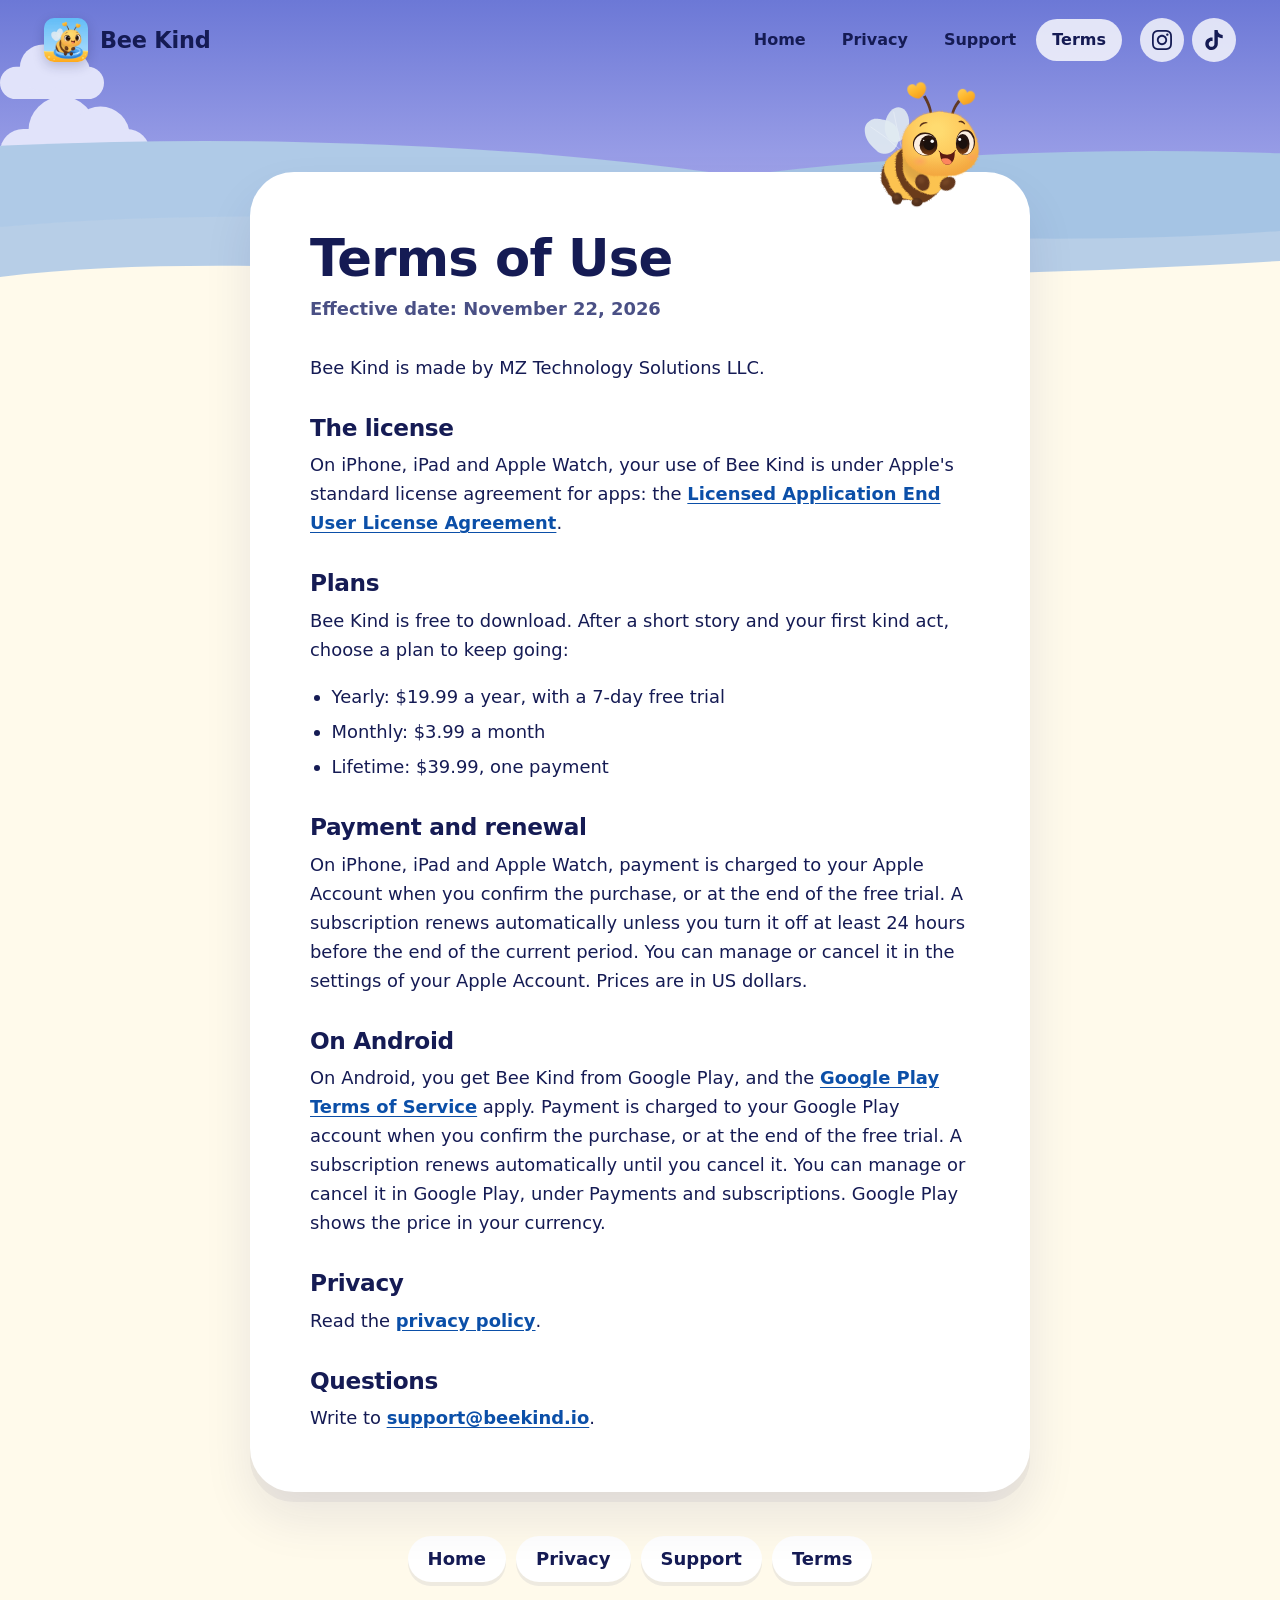
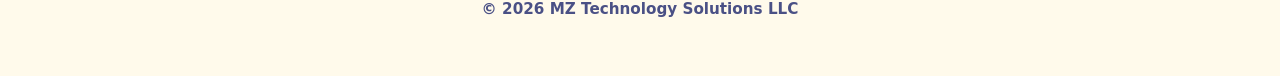
<file: terms.html>
<!doctype html>
<html lang="en">
<head>
  <meta charset="utf-8">
  <meta name="viewport" content="width=device-width, initial-scale=1, viewport-fit=cover">
  <title>Terms of Use - Bee Kind</title>
  <meta name="description" content="The terms of use, the plans and the payment rules of Bee Kind.">
  <link rel="canonical" href="https://beekind.io/terms">
  <meta name="theme-color" content="#7ACBFA">
  <meta property="og:type" content="website">
  <meta property="og:site_name" content="Bee Kind">
  <meta property="og:title" content="Terms of Use - Bee Kind">
  <meta property="og:description" content="The terms of use, the plans and the payment rules of Bee Kind.">
  <meta property="og:url" content="https://beekind.io/terms">
  <meta property="og:image" content="https://beekind.io/assets/img/share.png">
  <link rel="icon" type="image/png" href="assets/img/favicon-64.png">
  <link rel="apple-touch-icon" href="assets/img/apple-touch-icon.png">
  <!-- store:banner -->
  <meta name="apple-itunes-app" content="app-id=6834811811">
  <link rel="stylesheet" href="assets/css/site.css">
  <script>document.documentElement.className += ' js';</script>
  <script src="assets/js/look.js"></script>
</head>
<body class="text-page">
<a class="skip" href="#main">Skip to the content</a>

<div class="page-top">
  <div class="cloud" style="--cw:150px;--cy:96px;--dur:150s;--delay:-40s;--rest:18vw" aria-hidden="true"><svg viewBox="-1 -0.56 2 1.07"><g class="fill-cloud" fill="#fff"><rect x="-1" y="-.12" width="2" height=".62" rx=".31"/><circle cx="-.17" cy="-.1" r=".45"/><circle cx=".34" cy="-.03" r=".39"/></g></svg></div>
  <div class="cloud" style="--cw:104px;--cy:44px;--dur:210s;--delay:-150s;--rest:70vw" aria-hidden="true"><svg viewBox="-1 -0.56 2 1.07"><g class="fill-cloud" fill="#fff"><rect x="-1" y="-.12" width="2" height=".62" rx=".31"/><circle cx="-.17" cy="-.1" r=".45"/><circle cx=".34" cy="-.03" r=".39"/></g></svg></div>
  <svg class="page-top__hill" viewBox="0 0 1440 170" preserveAspectRatio="none" aria-hidden="true">
    <ellipse cx="230" cy="200" rx="1037" ry="190" class="fill-hill-1" fill="#86D466"/>
    <ellipse cx="1296" cy="215" rx="950" ry="195" class="fill-hill-2" fill="#7ACB5C"/>
    <path d="M0 96C432 60 1008 130 1440 100V170H0Z" class="fill-ground" fill="#7DCC5B"/>
    <path d="M0 170V146C300 112 700 170 1440 130V170Z" fill="#FFFAEB"/>
  </svg>
  <header class="top">
    <a class="brand" href="./" aria-label="Bee Kind, home">
      <img src="assets/img/app-icon.webp" width="44" height="44" alt="">
      <span>Bee Kind</span>
    </a>
    <nav class="top__nav top__nav--pages" aria-label="Main">
      <a href="./">Home</a>
      <a href="privacy">Privacy</a>
      <a href="support">Support</a>
      <a href="terms" aria-current="page">Terms</a>
    </nav>
    <div class="top__tools">
      <a class="round-btn social-btn" href="https://www.instagram.com/beekindapp/" target="_blank" rel="me noopener" aria-label="Bee Kind on Instagram"><svg class="icon" viewBox="0 0 24 24" aria-hidden="true"><path d="M12 0C8.74 0 8.333.015 7.053.072 5.775.132 4.905.333 4.14.63c-.789.306-1.459.717-2.126 1.384S.935 3.35.63 4.14C.333 4.905.131 5.775.072 7.053.012 8.333 0 8.74 0 12s.015 3.667.072 4.947c.06 1.277.261 2.148.558 2.913.306.788.717 1.459 1.384 2.126.667.666 1.336 1.079 2.126 1.384.766.296 1.636.499 2.913.558C8.333 23.988 8.74 24 12 24s3.667-.015 4.947-.072c1.277-.06 2.148-.262 2.913-.558.788-.306 1.459-.718 2.126-1.384.666-.667 1.079-1.335 1.384-2.126.296-.765.499-1.636.558-2.913.06-1.28.072-1.687.072-4.947s-.015-3.667-.072-4.947c-.06-1.277-.262-2.149-.558-2.913-.306-.789-.718-1.459-1.384-2.126C21.319 1.347 20.651.935 19.86.63c-.765-.297-1.636-.499-2.913-.558C15.667.012 15.26 0 12 0zm0 2.16c3.203 0 3.585.016 4.85.071 1.17.055 1.805.249 2.227.415.562.217.96.477 1.382.896.419.42.679.819.896 1.381.164.422.36 1.057.413 2.227.057 1.266.07 1.646.07 4.85s-.015 3.585-.074 4.85c-.061 1.17-.256 1.805-.421 2.227-.224.562-.479.96-.899 1.382-.419.419-.824.679-1.38.896-.42.164-1.065.36-2.235.413-1.274.057-1.649.07-4.859.07-3.211 0-3.586-.015-4.859-.074-1.171-.061-1.816-.256-2.236-.421-.569-.224-.96-.479-1.379-.899-.421-.419-.69-.824-.9-1.38-.165-.42-.359-1.065-.42-2.235-.045-1.26-.061-1.649-.061-4.844 0-3.196.016-3.586.061-4.861.061-1.17.255-1.814.42-2.234.21-.57.479-.96.9-1.381.419-.419.81-.689 1.379-.898.42-.166 1.051-.361 2.221-.421 1.275-.045 1.65-.06 4.859-.06l.045.03zm0 3.678c-3.405 0-6.162 2.76-6.162 6.162 0 3.405 2.76 6.162 6.162 6.162 3.405 0 6.162-2.76 6.162-6.162 0-3.405-2.76-6.162-6.162-6.162zM12 16c-2.21 0-4-1.79-4-4s1.79-4 4-4 4 1.79 4 4-1.79 4-4 4zm7.846-10.405c0 .795-.646 1.44-1.44 1.44-.795 0-1.44-.646-1.44-1.44 0-.794.646-1.439 1.44-1.439.793-.001 1.44.645 1.44 1.439z"/></svg></a>
      <a class="round-btn social-btn" href="https://www.tiktok.com/@beekindapp" target="_blank" rel="me noopener" aria-label="Bee Kind on TikTok"><svg class="icon" viewBox="0 0 24 24" aria-hidden="true"><path d="M12.525.02c1.31-.02 2.61-.01 3.91-.02.08 1.53.63 3.09 1.75 4.17 1.12 1.11 2.7 1.62 4.24 1.79v4.03c-1.44-.05-2.89-.35-4.2-.97-.57-.26-1.1-.59-1.62-.93-.01 2.92.01 5.84-.02 8.75-.08 1.4-.54 2.79-1.35 3.94-1.31 1.92-3.58 3.17-5.91 3.21-1.43.08-2.86-.31-4.08-1.03-2.02-1.19-3.44-3.37-3.65-5.71-.02-.5-.03-1-.01-1.49.18-1.9 1.12-3.72 2.58-4.96 1.66-1.44 3.98-2.13 6.15-1.72.02 1.48-.04 2.96-.04 4.44-.99-.32-2.15-.23-3.02.37-.63.41-1.11 1.04-1.36 1.75-.21.51-.15 1.07-.14 1.61.24 1.64 1.82 3.02 3.5 2.87 1.12-.01 2.19-.66 2.77-1.61.19-.33.4-.67.41-1.06.1-1.79.06-3.57.07-5.36.01-4.03-.01-8.05.02-12.07z"/></svg></a>
    </div>
  </header>
</div>

<main id="main" class="doc">
  <div class="doc__bee" id="docBee" aria-hidden="true"></div>
  <h1>Terms of Use</h1>
  <p class="doc__date">Effective date: November 22, 2026</p>

  <p>Bee Kind is made by MZ Technology Solutions LLC.</p>

  <h2>The license</h2>
  <p>On iPhone, iPad and Apple Watch, your use of Bee Kind is under Apple's standard license agreement for apps: the <a href="https://www.apple.com/legal/internet-services/itunes/dev/stdeula/" rel="noopener">Licensed Application End User License Agreement</a>.</p>

  <h2>Plans</h2>
  <p>Bee Kind is free to download. After a short story and your first kind act, choose a plan to keep going:</p>
  <ul>
    <li>Yearly: $19.99 a year, with a 7-day free trial</li>
    <li>Monthly: $3.99 a month</li>
    <li>Lifetime: $39.99, one payment</li>
  </ul>

  <h2>Payment and renewal</h2>
  <p>On iPhone, iPad and Apple Watch, payment is charged to your Apple Account when you confirm the purchase, or at the end of the free trial. A subscription renews automatically unless you turn it off at least 24 hours before the end of the current period. You can manage or cancel it in the settings of your Apple Account. Prices are in US dollars.</p>

  <h2 id="android">On Android</h2>
  <p>On Android, you get Bee Kind from Google Play, and the <a href="https://play.google.com/about/play-terms/" rel="noopener">Google Play Terms of Service</a> apply. Payment is charged to your Google Play account when you confirm the purchase, or at the end of the free trial. A subscription renews automatically until you cancel it. You can manage or cancel it in Google Play, under Payments and subscriptions. Google Play shows the price in your currency.</p>

  <h2>Privacy</h2>
  <p>Read the <a href="privacy">privacy policy</a>.</p>

  <h2>Questions</h2>
  <p>Write to <a href="mailto:support@beekind.io">support@beekind.io</a>.</p>

</main>

<footer class="page-foot">
  <nav class="foot__nav" aria-label="Footer">
    <a href="./">Home</a>
    <a href="privacy">Privacy</a>
    <a href="support">Support</a>
    <a href="terms">Terms</a>
  </nav>
  <p class="foot__copy">&copy; 2026 MZ Technology Solutions LLC</p>
</footer>

<script src="assets/js/bee.js" defer></script>
<script src="assets/js/page.js" defer></script>
</body>
</html>
</file>
<file: assets/css/site.css>
/* Bee Kind website. The colors and the shapes follow the iPhone app. */

:root {
  --navy: #151B54;
  --navy-2: #2B3478;
  --gold: #FFD53D;
  --gold-deep: #FFB81F;
  --amber: #F2A900;
  --rose: #F45D6E;
  --cream: #FFF0B3;
  --paper: #FFFAEB;
  --sky-1: #7ACBFA;
  --sky-2: #B9E7FF;
  --sky-3: #CFF0FF;
  --grass: #74C653;
  --honey-1: #FFC229;
  --honey-2: #FBAA17;
  --honey-top: #FFDE59;
  --font-head: ui-rounded, "SF Pro Rounded", "Nunito", "Arial Rounded MT Bold", system-ui, -apple-system, "Segoe UI", Roboto, "Helvetica Neue", sans-serif;
  --font-body: ui-rounded, "SF Pro Rounded", "Nunito", system-ui, -apple-system, "Segoe UI", Roboto, "Helvetica Neue", sans-serif;
  --spring: cubic-bezier(.34, 1.56, .64, 1);
  --ease: cubic-bezier(.22, .8, .3, 1);
  --shadow-card: 0 10px 0 rgba(21, 27, 84, .05), 0 26px 50px rgba(21, 27, 84, .09);
}

*, *::before, *::after { box-sizing: border-box; }

html {
  -webkit-text-size-adjust: 100%;
  scroll-behavior: smooth;
  scroll-padding-top: 20px;
}

body {
  margin: 0;
  background: var(--paper);
  color: var(--navy);
  font-family: var(--font-body);
  font-size: 1.125rem;
  font-weight: 500;
  line-height: 1.55;
  -webkit-font-smoothing: antialiased;
  overflow-x: hidden;
}

h1, h2, h3 {
  font-family: var(--font-head);
  font-weight: 900;
  font-synthesis-weight: none;
  line-height: 1.05;
  letter-spacing: -.015em;
  margin: 0;
  text-wrap: balance;
}

p { margin: 0 0 1em; text-wrap: pretty; }
p:last-child { margin-bottom: 0; }

[hidden] { display: none !important; }

a { color: inherit; }
img { max-width: 100%; }
button { font: inherit; color: inherit; }

:focus-visible {
  outline: 3px solid var(--navy);
  outline-offset: 3px;
  border-radius: 10px;
}

.nb { white-space: nowrap; }
.sprite { position: absolute; width: 0; height: 0; overflow: hidden; }
.icon { width: 1.25em; height: 1.25em; fill: currentColor; flex: none; }

.wrap { width: min(1120px, 100% - 40px); margin-inline: auto; }

.skip {
  position: absolute; left: 16px; top: -80px; z-index: 100;
  background: var(--navy); color: #fff; font-weight: 800;
  padding: 12px 18px; border-radius: 999px; text-decoration: none;
}
.skip:focus { top: 16px; }

/* ---------- Top bar ---------- */

.top {
  position: absolute; left: 0; right: 0; top: 0; z-index: 20;
  display: flex; align-items: center; gap: 12px;
  padding: 18px clamp(16px, 4vw, 44px);
}
.brand {
  display: inline-flex; align-items: center; gap: 12px;
  font-family: var(--font-head); font-weight: 900; font-size: 1.4rem; letter-spacing: -.01em;
  text-decoration: none; font-synthesis-weight: none;
}
.brand img {
  width: 44px; height: 44px; border-radius: 23%;
  box-shadow: 0 4px 12px rgba(21, 27, 84, .22);
  transition: transform .5s var(--spring);
}
.brand:hover img { transform: rotate(-8deg) scale(1.08); }
.top__nav { margin-left: auto; display: flex; gap: 4px; }
.top__nav a {
  font-weight: 800; font-size: 1rem; text-decoration: none;
  padding: 9px 16px; border-radius: 999px;
  transition: background-color .2s, transform .3s var(--spring);
}
.top__nav a:hover { background: rgba(255, 255, 255, .65); transform: translateY(-1px); }

.round-btn {
  display: inline-grid; place-items: center;
  width: 44px; height: 44px; border-radius: 50%; border: 0; padding: 0; cursor: pointer;
  background: rgba(255, 255, 255, .78); color: var(--navy);
  transition: transform .3s var(--spring), background-color .2s;
}
.round-btn:hover { transform: scale(1.08); background: #fff; }
.round-btn:active { transform: scale(.94); }
.round-btn .icon { width: 22px; height: 22px; }
.round-btn--white { background: #fff; box-shadow: 0 5px 0 rgba(21, 27, 84, .14); }
.round-btn--soft { background: #EEF0F6; }
.round-btn--soft:hover { background: #E2E5EF; }
#soundToggle .icon--off, #soundToggle[aria-pressed="false"] .icon--on { display: none; }
#soundToggle[aria-pressed="false"] .icon--off { display: block; }
.top__tools { display: flex; align-items: center; gap: 8px; }
.top__nav + .top__tools { margin-left: 6px; }
.social-btn .icon { width: 20px; height: 20px; }

/* ---------- Scene: sky, sun, clouds, hills, flowers ---------- */

.scene { position: absolute; inset: 0; overflow: hidden; z-index: 0; pointer-events: none; }
.scene__sky { position: absolute; inset: 0; }
.scene__hills { position: absolute; left: 0; top: 0; width: 100%; height: 100%; display: block; }

.sun { position: absolute; left: var(--sx, 80%); top: var(--sy, 20%); width: var(--sun, 200px); height: var(--sun, 200px); translate: -50% -50%; }
.sun svg { width: 100%; height: 100%; overflow: visible; display: block; }
.sun__glow { transform-origin: 0 0; animation: sun-glow 9s ease-in-out infinite alternate; }
.sun__rays { transform-origin: 0 0; animation: sun-turn 105s linear infinite; }
@keyframes sun-glow { from { transform: scale(.92); opacity: .82; } to { transform: scale(1.08); opacity: 1; } }
@keyframes sun-turn { to { transform: rotate(360deg); } }

.cloud {
  position: absolute; left: 0; top: var(--cy, 20%); width: var(--cw, 160px);
  animation: cloud-drift var(--dur, 140s) linear infinite; animation-delay: var(--delay, 0s);
}
.cloud svg { display: block; width: 100%; height: auto; overflow: visible; }
.cloud__bob { animation: cloud-bob 11s ease-in-out infinite alternate; animation-delay: var(--delay, 0s); }
@keyframes cloud-drift {
  from { transform: translateX(calc(-1 * var(--cw, 160px) - 20px)); }
  to { transform: translateX(calc(100vw + 20px)); }
}
@keyframes cloud-bob { from { transform: translateY(-3px); } to { transform: translateY(3px); } }

.plant {
  position: absolute; translate: -50% -100%; transform-origin: 50% 100%;
  animation: plant-sway var(--sd, 3.4s) ease-in-out infinite alternate; animation-delay: var(--delay, 0s);
}
.plant svg { display: block; overflow: visible; }
@keyframes plant-sway { from { transform: rotate(-7deg); } to { transform: rotate(7deg); } }
.plant--still { animation: none; }

/* The look by season and by time of day (assets/js/look.js sets the colors). */
.scene__stars { position: absolute; inset: 0; }
.star {
  position: absolute; border-radius: 50%; background: #fff; translate: -50% -50%; opacity: .9;
  animation: star-twinkle var(--tw, 5s) ease-in-out infinite alternate; animation-delay: var(--delay, 0s);
}
.star--still { animation: none; }
@keyframes star-twinkle { from { opacity: .5; } to { opacity: .95; } }

.scene__fall { position: absolute; inset: 0; overflow: hidden; }
.fall {
  position: absolute; top: 0; translate: -50% 0;
  animation: fall-down var(--dur, 80s) linear infinite; animation-delay: var(--delay, 0s);
}
.fall--still { animation: none; }
.fall__sway { animation: fall-sway 12.6s ease-in-out infinite alternate; animation-delay: var(--delay, 0s); }
.fall__bit { display: block; border-radius: 50%; }
.fall__bit--leaf { rotate: var(--turn, 0deg); animation: leaf-turn 18s linear infinite; }
.fall--still .fall__bit--leaf { animation: none; }
@keyframes fall-down {
  0% { transform: translateY(var(--y0, 0px)); opacity: 0; }
  4% { opacity: 1; }
  96% { opacity: 1; }
  100% { transform: translateY(var(--y1, 100vh)); opacity: 0; }
}
@keyframes fall-sway { from { transform: translateX(calc(-1 * var(--sway, 7px))); } to { transform: translateX(var(--sway, 7px)); } }
@keyframes leaf-turn { to { transform: rotate(360deg); } }

.fill-hill-1 { fill: var(--hill-1, #86D466); }
.fill-hill-2 { fill: var(--hill-2, #7ACB5C); }
.fill-ground { fill: var(--ground, #7DCC5B); }
.fill-cloud { fill: var(--cloud, #fff); }

/* ---------- Hero ---------- */

.hero {
  position: relative; overflow: hidden;
  min-height: max(100svh, 780px);
  background: linear-gradient(var(--sky-1), var(--sky-2) 60%, var(--grass) 60%);
  display: flex;
}
.js .hero { background: linear-gradient(var(--sky-1), var(--sky-mid, var(--sky-2)) 31%, var(--sky-2) 62%); }

.hero__inner {
  position: relative; z-index: 2;
  display: grid; grid-template-columns: minmax(0, 1.1fr) minmax(0, .9fr);
  gap: clamp(24px, 5vw, 80px); align-items: center;
  padding-top: 104px; padding-bottom: 64px;
}

.pills { display: flex; flex-wrap: wrap; gap: 8px 10px; }
.pill {
  display: inline-flex; align-items: center;
  background: rgba(255, 255, 255, .8); color: var(--navy);
  font-weight: 800; font-size: .95rem; letter-spacing: .01em;
  padding: 8px 16px; border-radius: 999px; margin: 0;
}

.hero h1 {
  font-size: clamp(2.75rem, 6.3vw, 5rem);
  line-height: .98; letter-spacing: -.025em;
  margin: 18px 0 22px;
}
.hl {
  background-image: linear-gradient(var(--gold), var(--gold));
  background-repeat: no-repeat; background-position: 0 92%; background-size: 100% .3em;
  border-radius: .12em; padding: 0 .06em; margin: 0 -.06em;
}
.js .hl { animation: marker 1s var(--ease) .9s both; }
@keyframes marker { from { background-size: 0 .3em; } to { background-size: 100% .3em; } }

.lede { font-size: clamp(1.15rem, 1.6vw, 1.32rem); font-weight: 600; max-width: 31em; margin-bottom: 26px; }

.soon {
  display: inline-flex; align-items: center; gap: 12px;
  background: var(--navy); color: #fff;
  font-family: var(--font-head); font-weight: 800; font-size: 1.08rem;
  padding: 15px 24px 15px 20px; border-radius: 999px;
  box-shadow: 0 6px 0 rgba(21, 27, 84, .22), 0 16px 30px rgba(21, 27, 84, .18);
}
.store { display: flex; flex-direction: column; align-items: flex-start; gap: 16px; }
.store--center { align-items: center; }
.store p { margin: 0; }
.appname, .doc .appname {
  display: inline-flex; align-items: center; gap: 12px; margin: 0; text-align: left;
  font-family: var(--font-head); font-weight: 900; font-size: 1.25rem; line-height: 1.2; letter-spacing: -.01em;
  font-synthesis-weight: none;
}
.appname img { width: 52px; height: 52px; flex: none; border-radius: 23%; box-shadow: 0 4px 12px rgba(21, 27, 84, .22); }
.doc .appname { margin: 6px 0 20px; }
.badge { display: inline-block; line-height: 0; }
.badge img { display: block; height: 60px; width: auto; }
.store__row { display: flex; flex-wrap: wrap; align-items: center; gap: 12px 14px; }
.store--center .store__row { justify-content: center; }
.store__row .badge { display: block; }
.soon-badge {
  display: inline-flex; align-items: center; gap: 11px; box-sizing: border-box; height: 60px; margin: 0; padding: 0 20px 0 17px;
  background: #000; color: #fff; border: 1.5px solid #A6A6A6; border-radius: 14px;
  font-family: -apple-system, BlinkMacSystemFont, "Helvetica Neue", Arial, sans-serif;
}
.soon-badge .soon__dot { width: 11px; height: 11px; }
.soon-badge__words { display: flex; flex-direction: column; text-align: left; line-height: 1.05; }
.soon-badge__small { font-size: 12.5px; font-weight: 500; letter-spacing: .01em; }
.soon-badge__big { font-size: 25px; font-weight: 600; letter-spacing: -.015em; }
.soon-badge__big sup { font-size: 10px; font-weight: 500; vertical-align: 12px; margin-left: 1px; }
.soon__dot { width: 12px; height: 12px; border-radius: 50%; background: var(--gold); box-shadow: 0 0 0 0 rgba(255, 213, 61, .7); animation: dot 2.2s ease-out infinite; }
@keyframes dot { to { box-shadow: 0 0 0 12px rgba(255, 213, 61, 0); } }

.js .rise { animation: rise .9s var(--spring) both; animation-delay: calc(var(--i, 0) * 110ms + 150ms); }
@keyframes rise { from { opacity: 0; transform: translateY(26px) scale(.97); } to { opacity: 1; transform: none; } }
html.settled .rise, html.settled .hero__demo, html.settled .hl { animation: none; }

/* The live jar */

.hero__demo { display: flex; flex-direction: column; align-items: center; text-align: center; }
.js .hero__demo { animation: rise 1s var(--spring) .35s both; }

.count p { margin: 0; font-family: var(--font-head); font-synthesis-weight: none; }
.count__big { font-weight: 900; font-size: clamp(3rem, 5.6vw, 4.3rem); line-height: 1; letter-spacing: -.02em; }
.count__big.is-pop { animation: pop .5s var(--spring); }
@keyframes pop { 0% { transform: scale(1); } 40% { transform: scale(1.14); } 100% { transform: scale(1); } }
.count__small { font-weight: 800; font-size: clamp(1.15rem, 1.9vw, 1.4rem); margin-top: 2px; }

/* The room of the tag is always there, so the jar does not move when the tag comes or goes. */
.tags { display: flex; flex-wrap: wrap; justify-content: center; gap: 8px; margin-top: 12px; min-height: 37px; }
.tag {
  display: inline-flex; align-items: center; gap: 7px;
  background: #fff; border-radius: 999px; padding: 7px 15px 7px 11px;
  font-weight: 800; font-size: .98rem; white-space: nowrap;
  box-shadow: 0 3px 10px rgba(21, 27, 84, .08);
}
.tag__icon { width: 20px; height: 20px; }
.tag__icon--others { color: var(--rose); }
.tag[hidden] { display: none; }
/* The jar waits for one act for someone else: the tag has a rose edge, as in the app. */
.tag--wait { box-shadow: 0 0 0 2.5px var(--rose), 0 3px 10px rgba(21, 27, 84, .08); }

.jar-stage { position: relative; width: clamp(240px, 27vw, 350px); margin-top: 8px; }
.jar-stage__still { display: block; width: 78%; margin: 0 auto; border-radius: 40px; }
.jar { position: relative; width: 100%; aspect-ratio: 1140 / 1190; }
.jar__svg { position: absolute; inset: 0; width: 100%; height: 100%; overflow: visible; display: block; }
.jar__bee {
  position: absolute; left: 0; top: 0; width: 58.772%; aspect-ratio: 1;
  transform-origin: 55.83% 105.58%; will-change: transform;
}
.jar__bee .bee { width: 100%; height: 100%; pointer-events: auto; cursor: pointer; }

.demo__actions { display: flex; align-items: center; gap: 12px; margin-top: 10px; }

.btn {
  display: inline-flex; align-items: center; justify-content: center; gap: 10px;
  font-family: var(--font-head); font-weight: 900; font-synthesis-weight: none;
  border: 0; border-radius: 999px; cursor: pointer; text-decoration: none;
  transition: transform .18s var(--ease), box-shadow .18s var(--ease), filter .2s;
}
.btn--gold { background: var(--gold); color: var(--navy); box-shadow: 0 7px 0 #E3A600, 0 18px 30px rgba(120, 80, 0, .22); }
.btn--gold:hover { transform: translateY(-2px); box-shadow: 0 9px 0 #E3A600, 0 22px 34px rgba(120, 80, 0, .24); filter: brightness(1.04); }
.btn--gold:active { transform: translateY(5px); box-shadow: 0 2px 0 #E3A600, 0 8px 14px rgba(120, 80, 0, .2); }
.btn--big { font-size: 1.3rem; padding: 17px 40px; min-width: min(280px, 72vw); }
.btn .icon { width: 1.1em; height: 1.1em; }

/* ---------- The bee ---------- */

.bee { position: relative; }
.bee--head { aspect-ratio: 840 / 1040; }
.bee__layer { position: absolute; inset: 0; width: 100%; height: 100%; overflow: visible; display: block; }
.bee__wings { position: absolute; inset: 0; }
.bee__wing { transform-origin: 34.1667% 55%; }

.flyer {
  position: fixed; left: 0; top: 0; z-index: 60;
  width: 120px; height: 120px; pointer-events: none; visibility: hidden;
  will-change: transform;
}
.flyer.is-out { visibility: visible; }
.flyer .bee { width: 100%; height: 100%; }
.flyer__hit {
  position: absolute; left: 26%; top: 20%; width: 68%; height: 62%; border-radius: 50%;
  background: none; border: 0; padding: 0; cursor: pointer; pointer-events: auto;
  -webkit-tap-highlight-color: transparent;
}
.flyer__hit:focus { outline: none; }

.spark {
  position: fixed; left: 0; top: 0; z-index: 59; width: 9px; height: 9px; border-radius: 50%;
  background: #fff; box-shadow: 0 0 8px 2px rgba(255, 233, 150, .9);
  pointer-events: none; opacity: 0;
}
.spark.is-go { animation: spark .75s ease-out forwards; }
@keyframes spark { 0% { opacity: .9; scale: 1; } 100% { opacity: 0; scale: .2; } }

.pop-heart {
  position: fixed; left: 0; top: 0; z-index: 61; width: 26px; height: 26px; color: var(--rose);
  pointer-events: none; animation: heart-up 1.1s var(--ease) forwards;
}
.pop-heart svg { width: 100%; height: 100%; fill: currentColor; display: block; }
@keyframes heart-up {
  0% { opacity: 0; transform: translate(var(--x0), var(--y0)) scale(.3) rotate(var(--r0)); }
  20% { opacity: 1; }
  100% { opacity: 0; transform: translate(var(--x1), var(--y1)) scale(1.1) rotate(var(--r1)); }
}

.confetti { position: fixed; inset: 0; width: 100%; height: 100%; z-index: 58; pointer-events: none; }

/* ---------- The list of kind acts ---------- */

.sheet {
  border: 0; padding: 14px 16px 18px; margin: auto;
  width: min(410px, calc(100vw - 24px)); max-height: calc(100dvh - 24px);
  border-radius: 34px; background: #fff; color: var(--navy);
  box-shadow: 0 30px 80px rgba(21, 27, 84, .4);
}
.sheet::backdrop { background: rgba(21, 27, 84, .42); }
.sheet[open] { animation: sheet-in .42s var(--spring); }
.sheet[open]::backdrop { animation: fade-in .25s ease-out; }
@keyframes sheet-in { from { opacity: 0; transform: translateY(40px) scale(.94); } to { opacity: 1; transform: none; } }
@keyframes fade-in { from { opacity: 0; } to { opacity: 1; } }
.sheet__head { display: grid; grid-template-columns: 44px 1fr 44px; align-items: center; margin-bottom: 10px; }
.sheet__head h2 { grid-column: 2; text-align: center; font-size: 1.5rem; }
.sheet__head .round-btn { grid-column: 3; width: 38px; height: 38px; justify-self: end; }
.sheet__head .round-btn .icon { width: 18px; height: 18px; }

.acts { list-style: none; margin: 0; padding: 0; display: grid; gap: 9px; }
.act {
  display: flex; align-items: center; gap: 14px; width: 100%;
  background: var(--cream); border: 0; border-radius: 999px; padding: 9px 20px 9px 9px;
  font-family: var(--font-head); font-weight: 800; font-size: 1.12rem; text-align: left; cursor: pointer;
  transition: transform .2s var(--spring), background-color .15s;
}
.act:hover { background: #FFE78F; transform: translateX(4px); }
.act:active { transform: scale(.97); }
.act__tag {
  display: inline-grid; place-items: center; flex: none;
  width: 42px; height: 42px; border-radius: 50%; background: var(--rose); color: #fff;
}
.act__tag .icon { width: 23px; height: 23px; }
.act__tag--me { background: var(--gold); color: var(--navy); }

@media (max-width: 560px) {
  .sheet { margin-bottom: 12px; }
}

/* ---------- Bands ---------- */

.band { position: relative; padding: clamp(76px, 10vw, 136px) 0; }
.band--cream { background: var(--paper); }

.edge { position: absolute; left: 0; width: 100%; display: block; pointer-events: none; }
.edge--grass { top: -1px; height: clamp(36px, 6.5vw, 90px); fill: var(--grass); }

.eyebrow {
  font-family: var(--font-head); font-weight: 800; font-size: .95rem; letter-spacing: .09em; text-transform: uppercase;
  color: #A25B00; margin: 0 0 10px;
}
.band h2, .outro h2 { font-size: clamp(2.1rem, 4.6vw, 3.4rem); margin-bottom: 20px; }

.reveal-on .reveal {
  opacity: 0; transform: translateY(28px);
  transition: opacity .7s var(--ease), transform .9s var(--spring);
  transition-delay: calc(var(--i, 0) * 90ms);
}
.reveal-on .reveal.is-in { opacity: 1; transform: none; }

/* How it works */

.how { padding-top: clamp(110px, 13vw, 170px); text-align: center; }
.steps {
  list-style: none; margin: clamp(34px, 5vw, 60px) 0 0; padding: 0;
  display: grid; grid-template-columns: repeat(3, minmax(0, 1fr)); gap: clamp(16px, 2.6vw, 30px);
  text-align: left;
}
.step { position: relative; background: #fff; border-radius: 36px; padding: 16px 16px 28px; box-shadow: var(--shadow-card); }
.step h3 { font-size: 1.5rem; margin: 20px 10px 8px; }
.step > p:last-child { margin: 0 10px; font-size: 1.06rem; }
.step__num {
  position: absolute; left: -8px; top: -12px; z-index: 2; margin: 0;
  width: 46px; height: 46px; border-radius: 50%; display: grid; place-items: center;
  background: var(--gold); font-family: var(--font-head); font-weight: 900; font-size: 1.35rem;
  box-shadow: 0 4px 0 #E3A600; transform: rotate(-8deg);
}
.step__art {
  position: relative; height: 210px; border-radius: 26px; overflow: hidden;
  background: linear-gradient(#A9DFFD, #D9F3FF);
}

.float-tag {
  position: absolute; display: grid; place-items: center;
  width: 56px; height: 56px; border-radius: 50%; background: var(--rose); color: #fff;
  box-shadow: 0 8px 16px rgba(21, 27, 84, .16);
  animation: float 4.4s ease-in-out infinite alternate;
}
.float-tag .icon { width: 30px; height: 30px; }
.float-tag--me { background: var(--gold); color: var(--navy); }
.float-tag--1 { left: 12%; top: 16%; animation-delay: -1s; }
.float-tag--2 { left: 42%; top: 34%; width: 74px; height: 74px; animation-delay: -2.4s; }
.float-tag--2 .icon { width: 40px; height: 40px; }
.float-tag--3 { left: 72%; top: 14%; animation-delay: -.3s; }
.float-tag--4 { left: 18%; top: 60%; animation-delay: -3.1s; }
.float-tag--5 { left: 68%; top: 58%; animation-delay: -1.8s; }
@keyframes float { from { transform: translateY(-9px) rotate(-5deg); } to { transform: translateY(9px) rotate(5deg); } }

.step__art--tap { display: grid; align-content: center; gap: 9px; padding: 0 22px; }
.mini-row {
  display: flex; align-items: center; gap: 12px;
  background: var(--cream); border-radius: 999px; padding: 7px 16px 7px 7px;
  font-family: var(--font-head); font-weight: 800; font-size: 1rem; white-space: nowrap;
}
.mini-row .act__tag { width: 34px; height: 34px; }
.mini-row .act__tag .icon { width: 19px; height: 19px; }
.mini-row--press { animation: press 3.2s var(--ease) infinite; }
@keyframes press {
  0%, 55%, 100% { transform: scale(1); background: var(--cream); box-shadow: none; }
  64% { transform: scale(.95); background: var(--gold); box-shadow: 0 0 0 0 rgba(255, 213, 61, .8); }
  78% { transform: scale(1.03); background: var(--gold); box-shadow: 0 0 0 14px rgba(255, 213, 61, 0); }
}

.step__art--jar { display: grid; place-items: center; background: linear-gradient(#A9DFFD, #D9F3FF 58%, #86D466 58%, #7ACB5C); }
.step__art--jar .jar { width: 150px; margin-top: 8px; }

/* The screens */

.screens { padding-top: 0; text-align: center; overflow: hidden; }
/* One line under the title: the looks of the meadow. */
.screens__lede { font-weight: 700; font-size: 1.2rem; max-width: 30em; margin: 14px auto 0; text-wrap: balance; }
/* The row of phone pictures (Matt, 2026-11-19: nothing showed that the row scrolls).
   Wide screen: all six pictures are in view, and the row does not scroll.
   Mid-size screen: the row starts at the left, the last picture in view is cut at the edge, and
   two arrows move the row by one picture.
   Phone: one picture is in the middle, the next one shows at the side, and two arrows and a row
   of dots move the row. */
.strip-wrap { position: relative; }
.strip {
  display: flex; gap: clamp(16px, 2.6vw, 34px);
  overflow-x: auto; scroll-snap-type: x mandatory; scroll-padding-inline: 28px;
  scrollbar-width: none; -webkit-overflow-scrolling: touch;
  padding: 34px 28px 30px;
  cursor: grab;
}
.strip-wrap:not(.is-scroll) .strip { cursor: default; }
.strip__arrow {
  position: absolute; top: 42%; z-index: 3; width: 52px; height: 52px; translate: 0 -50%;
  box-shadow: 0 5px 0 rgba(21, 27, 84, .14), 0 10px 24px rgba(21, 27, 84, .18);
}
.strip__arrow .icon { width: 26px; height: 26px; }
.strip__arrow--prev { left: max(10px, calc((100vw - 1180px) / 2)); }
.strip__arrow--next { right: max(10px, calc((100vw - 1180px) / 2)); }
.strip__arrow[hidden], .strip__dots[hidden] { display: none; }
.strip__dots { display: flex; justify-content: center; gap: 4px; padding-bottom: 16px; }
.strip__dot {
  width: 28px; height: 28px; border: 0; padding: 0; background: none; cursor: pointer;
  display: grid; place-items: center;
}
.strip__dot::before {
  content: ""; width: 10px; height: 10px; border-radius: 999px; background: rgba(21, 27, 84, .22);
  transition: width .3s var(--spring), background-color .2s;
}
.strip__dot.is-on::before { width: 24px; background: var(--navy); }
@media (min-width: 1100px) {
  .strip {
    justify-content: center; gap: clamp(16px, 1.8vw, 28px);
    padding-inline: max(28px, calc((100vw - 1240px) / 2));
  }
  .strip .shot { flex: 1 1 0; min-width: 0; max-width: 210px; }
}
.strip::-webkit-scrollbar { display: none; }
.strip.is-drag { cursor: grabbing; scroll-snap-type: none; }
.strip.is-drag img { pointer-events: none; }
.shot { flex: 0 0 clamp(190px, 21vw, 248px); margin: 0; scroll-snap-align: start; }
@media (max-width: 600px) {
  .strip { padding-inline: max(20px, calc(50% - clamp(95px, 28vw, 120px))); scroll-padding-inline: 0; }
  .shot { scroll-snap-align: center; }
}
.shot figcaption { font-family: var(--font-head); font-weight: 800; font-size: 1.05rem; line-height: 1.25; margin-top: 18px; padding: 0 4px; text-wrap: balance; }

.phone {
  border-radius: 11.7% / 5.42%; overflow: hidden; background: var(--navy);
  box-shadow: 0 20px 44px rgba(21, 27, 84, .24);
  transition: transform .6s var(--spring), box-shadow .4s;
}
.phone img { display: block; width: 100%; height: auto; -webkit-user-drag: none; user-select: none; }
.shot:nth-child(odd) .phone { transform: rotate(-2.2deg); }
.shot:nth-child(even) .phone { transform: rotate(2.2deg) translateY(16px); }
.shot:hover .phone { transform: rotate(0) translateY(-8px) scale(1.03); box-shadow: 0 30px 60px rgba(21, 27, 84, .28); }

/* Your bee */

.band--sky {
  background: linear-gradient(#BCE8FF, #E3F6FF);
  margin-inline: clamp(0px, 2vw, 28px); border-radius: clamp(30px, 4.5vw, 60px);
}
.band--sky .eyebrow { color: #1F5F9A; }
.beeband h2 { font-size: clamp(2rem, 3.7vw, 2.9rem); }
.beeband__grid { display: grid; grid-template-columns: minmax(0, 1fr) minmax(0, 1fr); gap: clamp(28px, 5vw, 72px); align-items: center; }
.beeband__copy p { max-width: 27em; font-weight: 600; }

.looks { display: grid; grid-template-columns: repeat(3, minmax(0, 1fr)); gap: clamp(10px, 1.5vw, 16px); }
.look {
  display: flex; flex-direction: column; align-items: center;
  background: #fff; border: 4px solid transparent; border-radius: 28px; padding: 12px 6px 14px; cursor: pointer;
  box-shadow: 0 6px 0 rgba(21, 27, 84, .06);
  transition: transform .35s var(--spring), border-color .2s, box-shadow .2s;
}
.look:hover { transform: translateY(-5px) rotate(-1.5deg); }
.look:active { transform: scale(.96); }
.look.is-on { border-color: var(--gold); box-shadow: 0 7px 0 rgba(255, 184, 31, .45); }
.look__bee { display: block; width: 74%; }
.look__name { font-family: var(--font-head); font-weight: 900; font-size: 1.06rem; margin-top: 6px; }
.look__jars { font-weight: 700; font-size: .84rem; color: #4A5085; }

/* Look back, always near */

.near { padding-bottom: clamp(60px, 8vw, 100px); }
.duo {
  display: grid; grid-template-columns: minmax(0, .85fr) minmax(0, 1.15fr);
  gap: clamp(28px, 6vw, 96px); align-items: center; margin-bottom: clamp(76px, 10vw, 130px);
}
.duo--flip .duo__art { order: 2; }
.duo__copy p { max-width: 29em; font-weight: 600; }
.duo__art { position: relative; display: grid; place-items: center; }
.duo__art::before {
  content: ""; position: absolute; width: min(430px, 100%); aspect-ratio: 1; border-radius: 50%;
  background: radial-gradient(closest-side, #FFE48A, #FFF0B3 62%, rgba(255, 240, 179, 0));
}
.duo__art .phone { position: relative; width: min(290px, 68%); }
.phone--tilt-l { transform: rotate(-4deg); }
.phone--tilt-r { transform: rotate(4deg); }
.duo__art:hover .phone { transform: rotate(0) scale(1.02); }
.watch {
  position: absolute; left: 6%; bottom: 3%; width: 31%;
  border-radius: 24%; border: clamp(6px, .8vw, 10px) solid #171A33; background: #171A33; overflow: hidden;
  box-shadow: 0 18px 36px rgba(21, 27, 84, .34); transform: rotate(-7deg);
  transition: transform .6s var(--spring);
}
.watch img { display: block; width: 100%; height: auto; border-radius: 16%; }
.duo__art:hover .watch { transform: rotate(-2deg) translateY(-6px); }

.facts { list-style: none; margin: 26px 0 0; padding: 0; display: grid; gap: 18px; }
.facts li { display: flex; gap: 16px; align-items: flex-start; }
.facts__icon { display: grid; place-items: center; flex: none; width: 50px; height: 50px; border-radius: 17px; background: var(--cream); }
.facts__icon .icon { width: 26px; height: 26px; }
.facts h3 { font-size: 1.2rem; line-height: 1.2; margin: 3px 0 2px; }
.facts p { margin: 0; font-size: 1.04rem; }

.private {
  position: relative; overflow: hidden;
  display: grid; grid-template-columns: minmax(0, 1.25fr) minmax(0, .75fr); gap: clamp(20px, 4vw, 56px); align-items: center;
  background: var(--navy); color: #fff; border-radius: clamp(30px, 4vw, 48px); padding: clamp(30px, 5vw, 60px);
}
.private::before {
  content: ""; position: absolute; inset: 0; opacity: .07;
  background-image: url("data:image/svg+xml,%3Csvg xmlns='http://www.w3.org/2000/svg' width='56' height='97' viewBox='0 0 56 97'%3E%3Cpath d='M28 0l28 16v32L28 64 0 48V16zM28 97L0 81V64l28 16 28-16v17z' fill='none' stroke='%23fff' stroke-width='2'/%3E%3C/svg%3E");
  background-size: 56px 97px;
}
.private > * { position: relative; }
.private h2 { font-size: clamp(1.9rem, 3.6vw, 2.7rem); margin-bottom: 14px; }
.private p { font-weight: 600; max-width: 26em; color: #E4E7FF; }
.link { color: var(--gold); font-weight: 800; text-underline-offset: 4px; text-decoration-thickness: 2px; }
.link:hover { color: #fff; }
.private__list { list-style: none; margin: 0; padding: 0; display: grid; gap: 14px; }
.private__list li { display: flex; align-items: center; gap: 14px; font-family: var(--font-head); font-weight: 800; font-size: 1.3rem; }
.private__list .icon { width: 34px; height: 34px; padding: 6px; border-radius: 50%; background: var(--gold); color: var(--navy); }

/* Plans, in the honey */

.honey {
  background: linear-gradient(var(--honey-1) 0, var(--honey-1) 90px, var(--honey-2));
  text-align: center; padding-top: clamp(90px, 10vw, 130px); padding-bottom: clamp(60px, 8vw, 100px);
}
.honey__waves { position: absolute; left: 0; top: -70px; width: 100%; height: 140px; display: block; }
.honey .eyebrow { color: #7A3F00; }
.honey__lede { font-weight: 700; font-size: 1.2rem; max-width: 30em; margin-inline: auto; }
.honey .wrap { position: relative; z-index: 1; }

.honey__bubbles { position: absolute; inset: 0; overflow: hidden; pointer-events: none; }
.honey__bubbles i {
  position: absolute; bottom: -40px; left: var(--x); width: var(--s); height: var(--s); border-radius: 50%;
  background: radial-gradient(circle at 34% 30%, rgba(255, 255, 255, .75) 0 12%, rgba(255, 230, 128, .7) 14% 100%);
  animation: bubble var(--d) linear infinite; animation-delay: var(--w);
}
.honey__bubbles i:nth-child(1) { --x: 6%; --s: 26px; --d: 15s; --w: -3s; }
.honey__bubbles i:nth-child(2) { --x: 18%; --s: 14px; --d: 11s; --w: -8s; }
.honey__bubbles i:nth-child(3) { --x: 33%; --s: 20px; --d: 17s; --w: -12s; }
.honey__bubbles i:nth-child(4) { --x: 58%; --s: 12px; --d: 12s; --w: -1s; }
.honey__bubbles i:nth-child(5) { --x: 72%; --s: 30px; --d: 19s; --w: -6s; }
.honey__bubbles i:nth-child(6) { --x: 86%; --s: 16px; --d: 13s; --w: -10s; }
.honey__bubbles i:nth-child(7) { --x: 94%; --s: 22px; --d: 16s; --w: -14s; }
@keyframes bubble {
  0% { transform: translate(0, 0) scale(.8); opacity: 0; }
  10% { opacity: .8; }
  85% { opacity: .8; }
  100% { transform: translate(18px, -780px) scale(1.05); opacity: 0; }
}

.plans {
  list-style: none; margin: clamp(30px, 4vw, 48px) auto 0; padding: 0; max-width: 900px;
  display: grid; grid-template-columns: repeat(3, minmax(0, 1fr)); gap: clamp(12px, 2vw, 24px); align-items: center;
}
.plan {
  background: #FFF8DF; border-radius: 34px; padding: 26px 16px 28px;
  box-shadow: 0 9px 0 rgba(150, 80, 0, .2), 0 22px 40px rgba(120, 60, 0, .16);
}
.reveal-on .plan.reveal.is-in { transition: transform .45s var(--spring), opacity .7s var(--ease); }
.plan:hover { transform: translateY(-6px) rotate(-1deg); }
.plan--main { background: #fff; padding-block: 38px 40px; outline: 5px solid var(--navy); outline-offset: -5px; }
.plan h3 { font-size: 1.3rem; }
.plan__price { font-family: var(--font-head); font-weight: 900; font-size: clamp(2rem, 3.6vw, 2.7rem); line-height: 1.1; letter-spacing: -.02em; margin: 8px 0 6px; }
.plan__price span { display: block; font-size: 1rem; font-weight: 800; letter-spacing: 0; }
.plan__note { display: inline-block; margin: 6px 0 0; background: var(--cream); border-radius: 999px; padding: 5px 14px; font-weight: 800; font-size: .95rem; }
.pledge {
  display: flex; align-items: center; gap: 18px; text-align: left;
  max-width: 620px; margin: clamp(26px, 3.5vw, 40px) auto 0; padding: 18px 26px 18px 20px;
  background: #FFE4EA; border: 3px solid #F45D6E; border-radius: 30px;
  box-shadow: 0 7px 0 rgba(150, 80, 0, .16), 0 18px 34px rgba(120, 60, 0, .12);
}
.pledge__heart { position: relative; flex: none; width: 100px; height: 100px; display: grid; place-items: center; }
.pledge__heart .icon { position: absolute; inset: 0; width: 100%; height: 100%; fill: #F45D6E; }
.pledge__heart b { position: relative; top: -3px; color: #fff; font-family: var(--font-head); font-weight: 900; font-size: 1.3rem; }
.pledge__soon { display: inline-block; margin: 0 0 4px; background: #F45D6E; color: #fff; border-radius: 999px; padding: 3px 12px; font-weight: 800; font-size: .85rem; }
.pledge h3 { font-size: 1.5rem; font-weight: 900; margin: 0 0 4px; }
.pledge p:not(.pledge__soon) { margin: 0; font-weight: 700; color: rgba(21, 27, 84, .82); }
.pill--give { gap: 8px; background: #FFE4EA; color: #B0213C; text-decoration: none; box-shadow: inset 0 0 0 2px #F45D6E; transition: transform .3s var(--spring), background-color .2s; }
.pill--give .icon { width: 18px; height: 18px; fill: #F45D6E; }
.pill--give:hover { background: #fff; transform: translateY(-2px); }
#giving { scroll-margin-top: 90px; }
.fine { font-size: .93rem; font-weight: 600; color: #4E2B00; max-width: 47em; margin: clamp(28px, 4vw, 44px) auto 0; }

.edge--drip { bottom: -119px; height: 120px; fill: var(--honey-2); z-index: 3; }

/* The last meadow */

.outro {
  position: relative; overflow: hidden; min-height: 700px;
  background: linear-gradient(var(--sky-1), var(--sky-2) 68%, var(--grass) 68%);
  display: flex; flex-direction: column;
}
.js .outro { background: linear-gradient(var(--sky-1), var(--sky-mid, var(--sky-2)) 35%, var(--sky-2) 70%); }
.outro__inner { position: relative; z-index: 2; text-align: center; padding-top: clamp(150px, 15vw, 180px); flex: 1; }
.outro h2 { margin-bottom: 26px; }
.perch { position: absolute; left: 50%; top: 62%; width: 1px; height: 1px; }

.foot { position: relative; z-index: 2; text-align: center; padding: 30px 20px 34px; }
.foot__nav { display: flex; justify-content: center; flex-wrap: wrap; gap: 6px 10px; }
.foot__nav a {
  font-family: var(--font-head); font-weight: 800; text-decoration: none;
  background: rgba(255, 255, 255, .86); padding: 9px 20px; border-radius: 999px;
  transition: transform .3s var(--spring), background-color .2s;
}
.foot__nav a:hover { background: #fff; transform: translateY(-3px); }
.foot__copy { margin: 16px 0 0; font-size: .95rem; font-weight: 700; color: #123A12; }
.foot__legal { margin: 8px auto 0; max-width: 46em; font-size: .78rem; font-weight: 600; line-height: 1.45; color: rgba(18, 58, 18, .78); }
.follow { display: flex; justify-content: center; flex-wrap: wrap; gap: 12px; margin: 26px 0 0; }
.follow__link {
  display: inline-flex; align-items: center; gap: 10px; height: 50px; padding: 0 22px 0 18px;
  background: var(--navy); color: #fff; border-radius: 999px; text-decoration: none;
  font-family: var(--font-head); font-weight: 800; font-size: 1.05rem;
  box-shadow: 0 5px 0 rgba(21, 27, 84, .25);
  transition: transform .3s var(--spring), background-color .2s;
}
.follow__link .icon { width: 22px; height: 22px; }
.follow__link:hover { background: var(--navy-2); transform: translateY(-3px); }
.follow__link:active { transform: translateY(1px); }

/* ---------- Text pages: privacy, support, terms ---------- */

.page-top {
  position: relative; overflow: hidden; height: 300px;
  background: linear-gradient(var(--sky-1), var(--sky-2));
}
.page-top .top { position: relative; }
.page-top__hill { position: absolute; left: 0; bottom: -1px; width: 100%; height: 170px; display: block; }
.top__nav--pages a[aria-current="page"] { background: rgba(255, 255, 255, .8); }

.doc {
  position: relative; z-index: 2;
  width: min(780px, 100% - 28px); margin: -128px auto 0;
  background: #fff; border-radius: clamp(28px, 4vw, 44px); padding: clamp(26px, 5vw, 60px);
  box-shadow: var(--shadow-card);
}
.doc__bee {
  position: absolute; right: clamp(8px, 5vw, 44px); top: -92px; width: 128px; height: 128px; cursor: pointer;
  animation: float 3.6s ease-in-out infinite alternate;
}
.doc__bee .bee { width: 100%; height: 100%; }
.doc h1 { font-size: clamp(2.2rem, 5vw, 3.2rem); margin-bottom: 8px; padding-right: 96px; }
.doc__date { font-weight: 700; color: #4A5085; margin-bottom: 30px; }
.doc h2 { font-size: 1.45rem; margin: 34px 0 10px; }
.doc p, .doc li { font-size: 1.12rem; line-height: 1.62; }
.doc ul { padding-left: 1.2em; margin: 0 0 1em; }
.doc li { margin-bottom: .35em; }
.doc a { color: #0B4FA8; font-weight: 700; text-underline-offset: 3px; }
.doc a:hover { color: var(--navy); }
.doc__mail {
  display: inline-flex; align-items: center; gap: 10px; margin: 6px 0 4px;
  background: var(--gold); color: var(--navy) !important; text-decoration: none;
  font-family: var(--font-head); font-weight: 900 !important; font-size: 1.2rem;
  padding: 14px 26px; border-radius: 999px; box-shadow: 0 6px 0 #E3A600;
  transition: transform .18s var(--ease), box-shadow .18s var(--ease);
}
.doc__mail:hover { transform: translateY(-2px); box-shadow: 0 8px 0 #E3A600; }
.doc__mail:active { transform: translateY(4px); box-shadow: 0 2px 0 #E3A600; }
.faq { margin-top: 12px; display: grid; gap: 12px; }
.faq details { background: var(--paper); border-radius: 22px; padding: 4px 20px; }
.faq summary {
  font-family: var(--font-head); font-weight: 800; font-size: 1.15rem; cursor: pointer; padding: 14px 0; list-style: none;
  display: flex; justify-content: space-between; gap: 14px; align-items: center;
}
.faq summary::-webkit-details-marker { display: none; }
.faq summary::after { content: "+"; font-weight: 900; font-size: 1.5rem; line-height: 1; transition: transform .3s var(--spring); }
.faq details[open] summary::after { transform: rotate(45deg); }
.faq details p { margin: 0 0 16px; }

.page-foot { text-align: center; padding: 44px 20px 54px; }
.page-foot .foot__nav a { background: #fff; box-shadow: 0 4px 0 rgba(21, 27, 84, .07); }
.page-foot .foot__copy { color: #4A5085; }

/* The page that is not there */

.lost {
  position: relative; overflow: hidden; min-height: 100svh;
  background: linear-gradient(var(--sky-1), var(--sky-2) 70%);
  display: grid; place-items: center; text-align: center; padding: 80px 20px 220px;
}
.lost__hill { position: absolute; left: 0; bottom: 0; width: 100%; height: 260px; display: block; }
.lost__bee .bee { width: 100%; height: 100%; }
.lost__inner { position: relative; z-index: 2; }
.lost h1 { font-size: clamp(2.4rem, 6vw, 4rem); margin: 10px 0 14px; }
.lost p { font-weight: 600; font-size: 1.2rem; margin-bottom: 26px; }
.lost__bee { width: min(220px, 50vw); height: min(220px, 50vw); margin: 0 auto; animation: float 3.6s ease-in-out infinite alternate; }
.lost .btn { font-size: 1.2rem; padding: 15px 34px; }

/* ---------- Small screens ---------- */

@media (max-width: 900px) {
  .top__nav { display: none; }
  .top__nav--pages { display: flex; gap: 0; }
  .top__nav--pages a { padding: 8px 10px; font-size: .95rem; }
  .text-page .brand span { display: none; }
  .doc__bee { width: 96px; height: 96px; top: -70px; }
  .doc h1 { padding-right: 70px; }
  .top .top__tools { margin-left: auto; }
  .text-page .social-btn { display: none; }
  .hero__inner { grid-template-columns: minmax(0, 1fr); gap: 34px; padding-top: 96px; padding-bottom: 46px; text-align: center; }
  .hero__copy { display: flex; flex-direction: column; align-items: center; }
  .store { align-items: center; }
  .pills { justify-content: center; }
  .store__row { justify-content: center; }
  .lede { margin-inline: auto; }
  .jar-stage { width: clamp(240px, 62vw, 330px); }
  .steps { grid-template-columns: minmax(0, 1fr); max-width: 460px; margin-inline: auto; gap: 30px; }
  .beeband__grid { grid-template-columns: minmax(0, 1fr); text-align: center; }
  .beeband__copy p { margin-inline: auto; }
  .duo { grid-template-columns: minmax(0, 1fr); text-align: center; }
  .duo--flip .duo__art { order: 0; }
  .duo__copy p { margin-inline: auto; }
  .facts { text-align: left; max-width: 430px; margin-inline: auto; }
  .private { grid-template-columns: minmax(0, 1fr); text-align: center; }
  .private p { margin-inline: auto; }
  .private__list { justify-content: center; grid-auto-flow: row; justify-items: start; width: fit-content; margin-inline: auto; }
  .plans { grid-template-columns: minmax(0, 1fr); max-width: 360px; }
  .plan--main { order: -1; }
  .shot { flex-basis: clamp(190px, 56vw, 240px); }
}

@media (max-width: 420px) {
  body { font-size: 1.06rem; }
  .looks { gap: 8px; }
  .look { border-radius: 22px; padding: 8px 2px 10px; }
  .look__name { font-size: .95rem; }
  .look__jars { font-size: .76rem; }
  .btn--big { padding: 16px 30px; }
}

/* ---------- Less motion ---------- */

@media (max-width: 480px) {
  .appname, .doc .appname { font-size: 1.08rem; gap: 10px; }
  .appname img { width: 46px; height: 46px; }
  .pledge { gap: 12px; padding: 14px 16px 14px 12px; border-radius: 24px; }
  .pledge__heart { width: 76px; height: 76px; }
  .pledge__heart b { font-size: 1.02rem; }
  .pledge h3 { font-size: 1.2rem; }
  .pledge p:not(.pledge__soon) { font-size: .98rem; }
}

@media (prefers-reduced-motion: reduce) {
  html { scroll-behavior: auto; }
  *, *::before, *::after {
    animation-duration: .001ms !important; animation-delay: 0s !important; animation-iteration-count: 1 !important;
    transition-duration: .001ms !important; transition-delay: 0s !important;
  }
  .cloud { animation: none; transform: translateX(var(--rest, 20vw)); }
  .reveal-on .reveal { opacity: 1; transform: none; }
}
</file>
